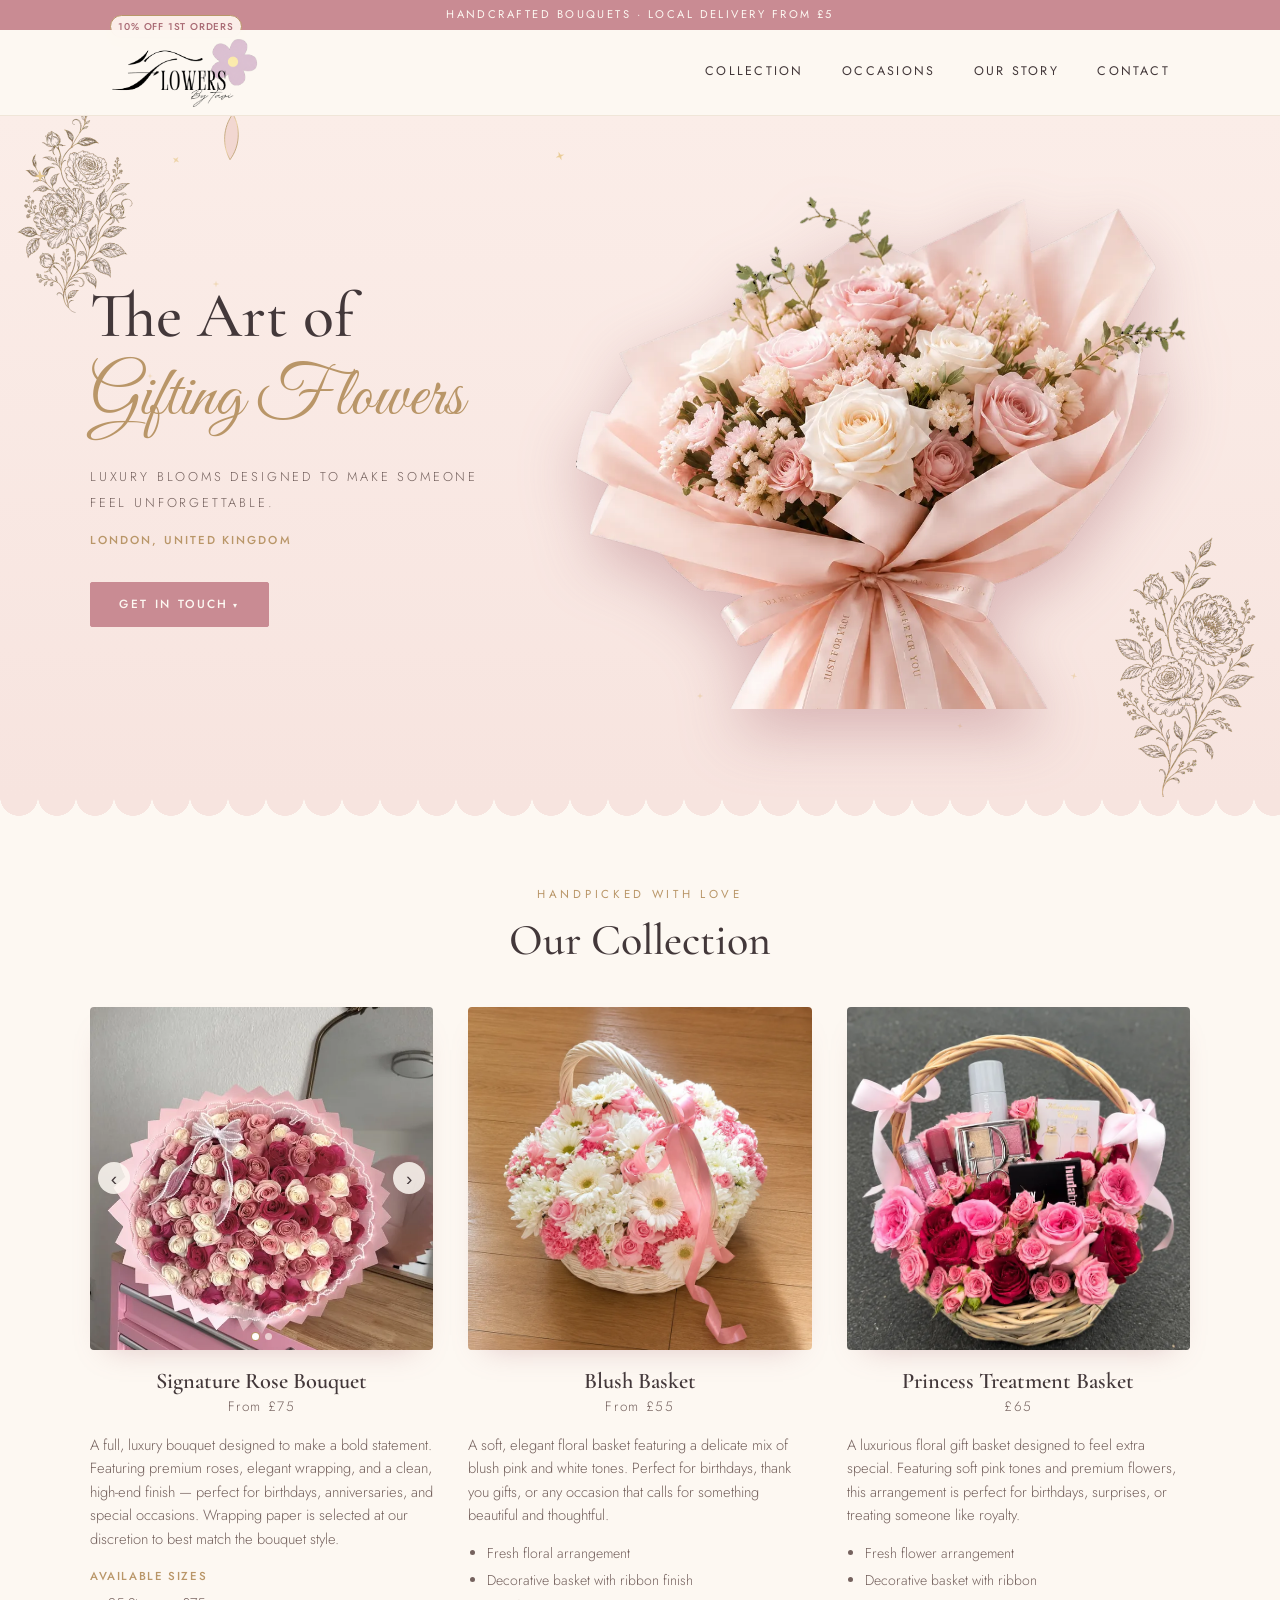
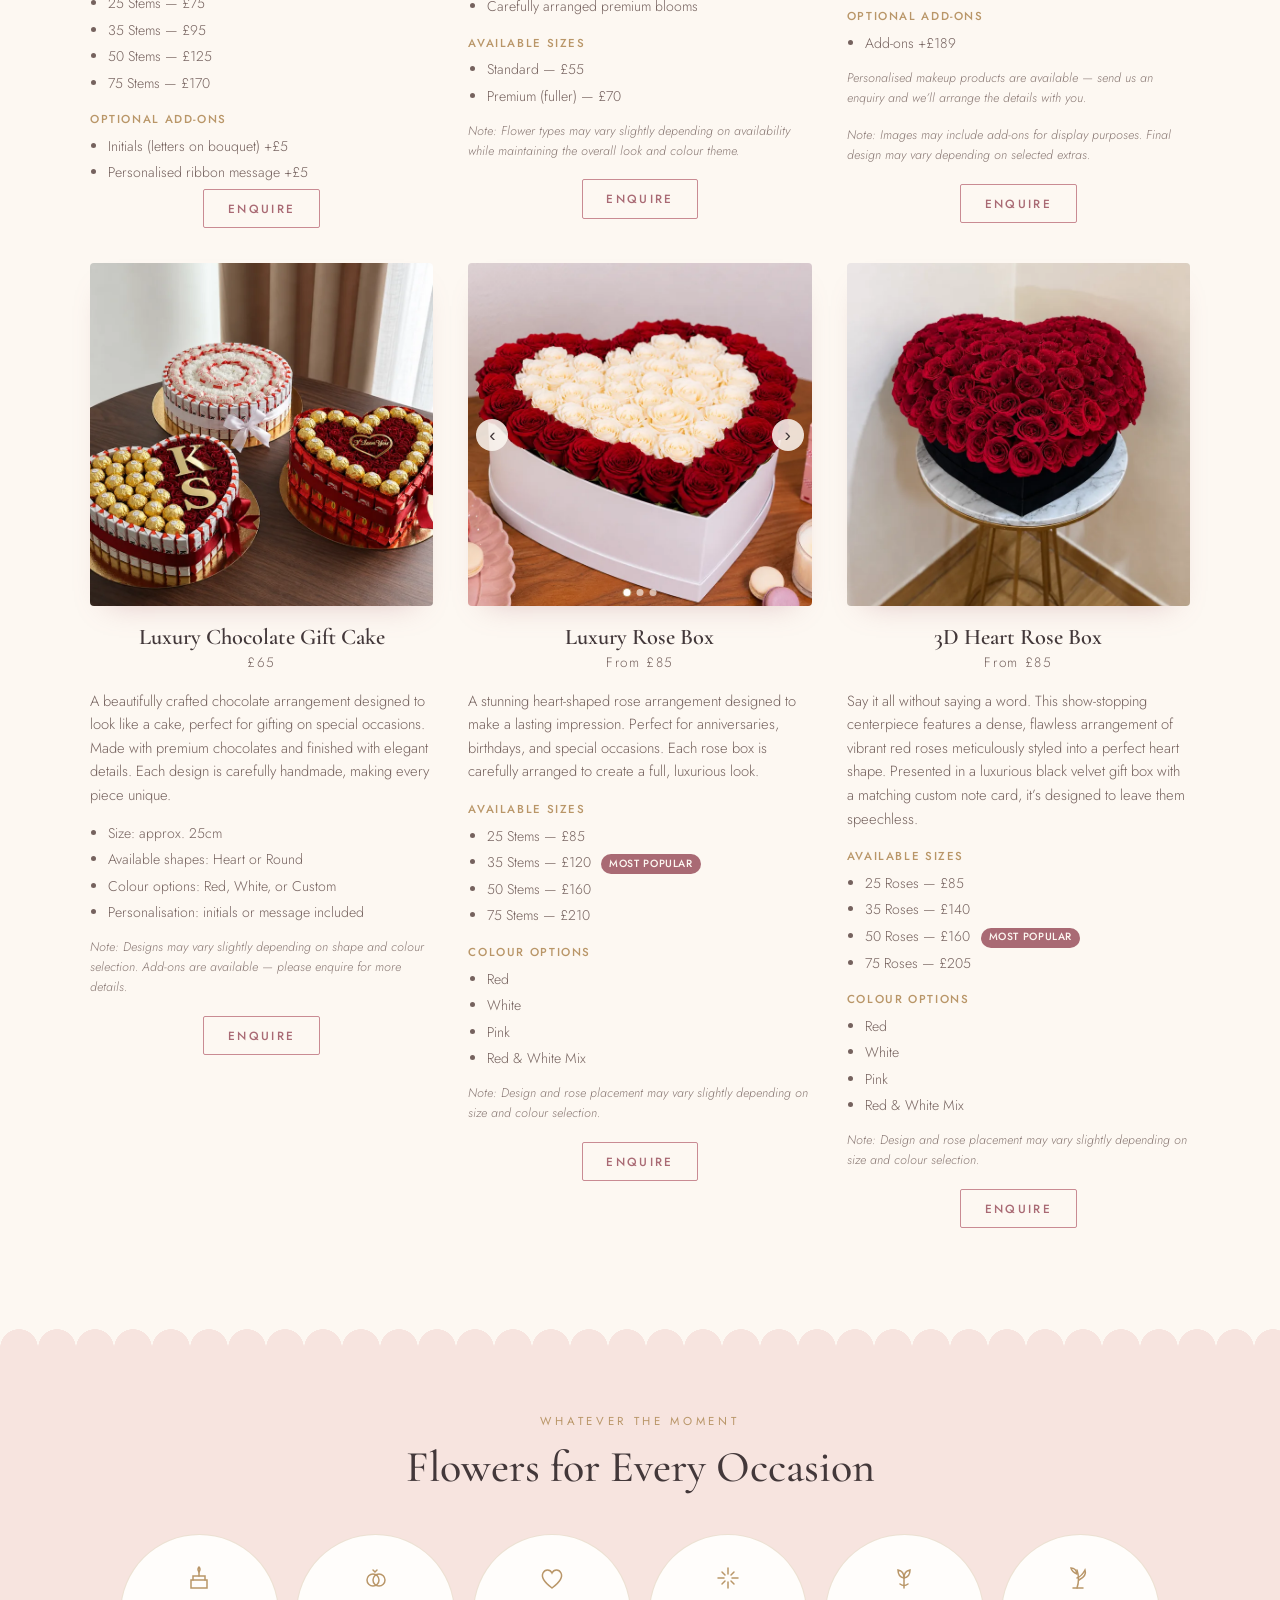
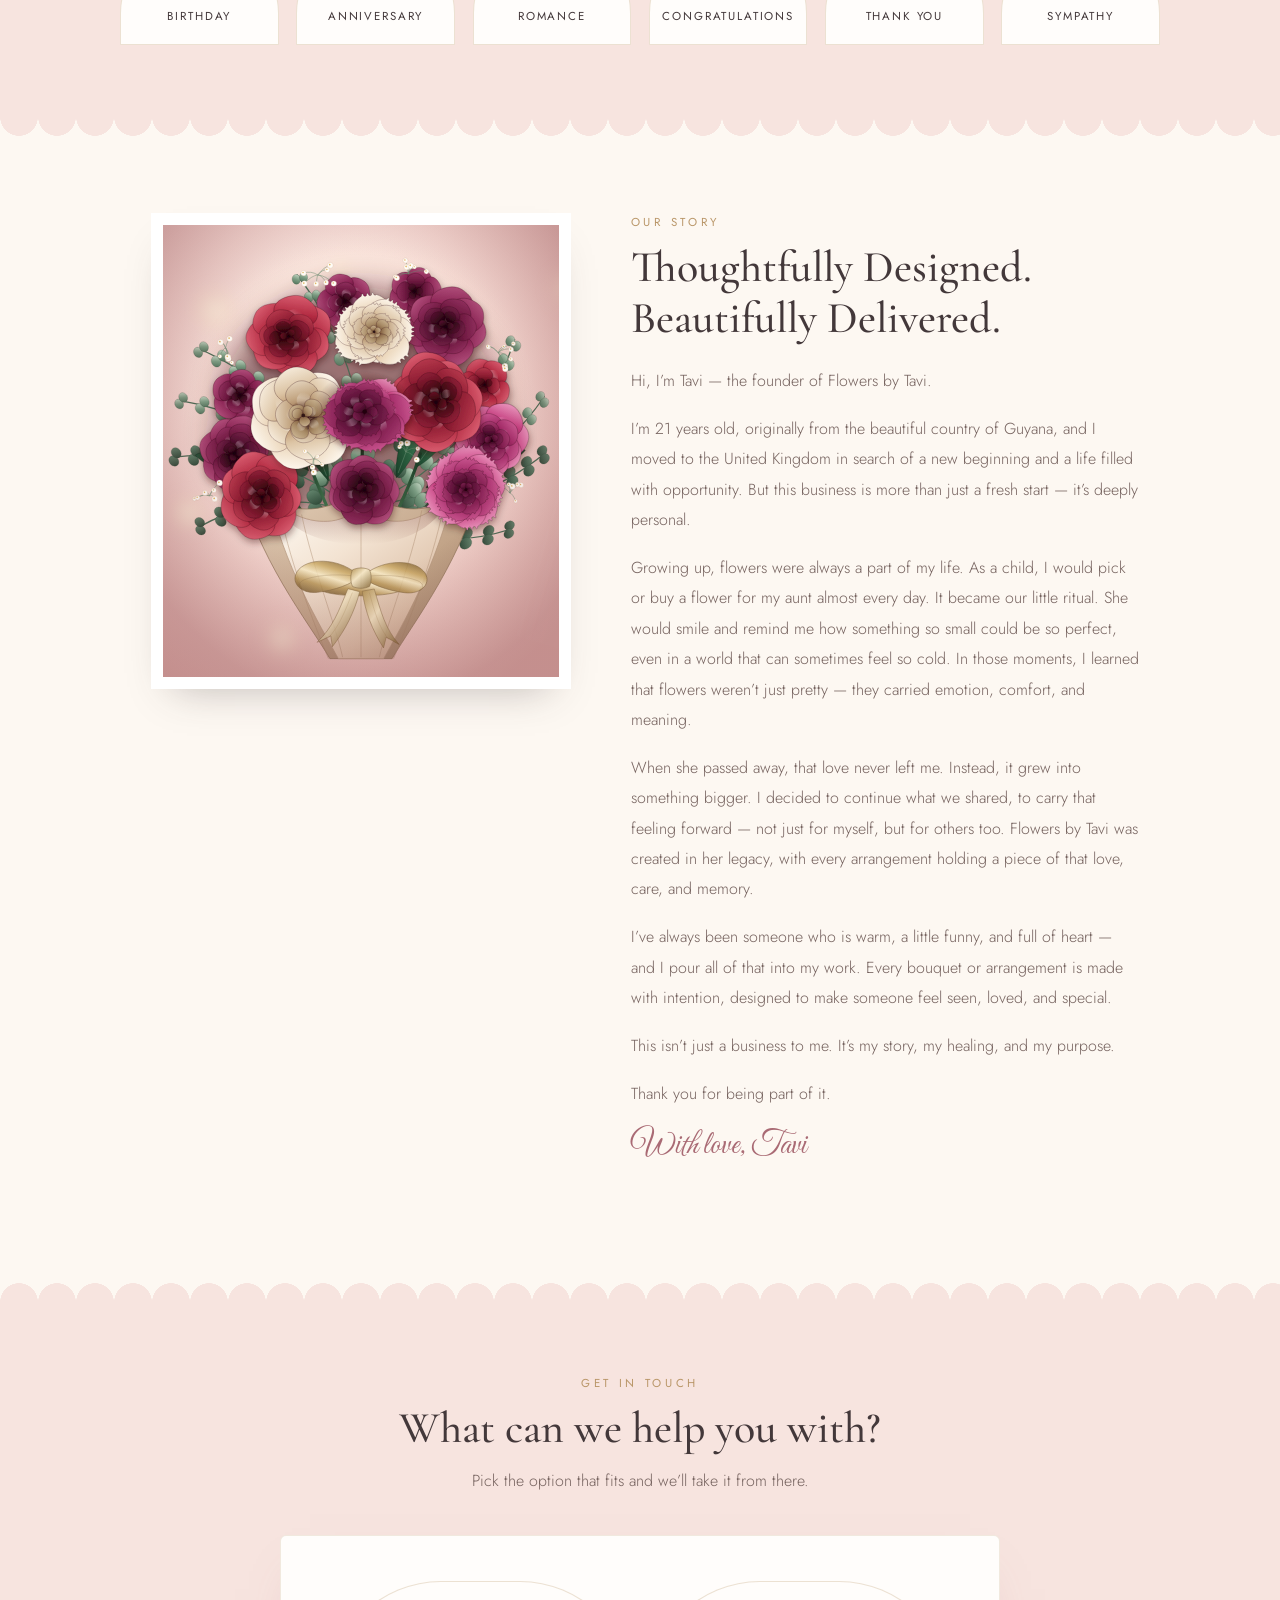
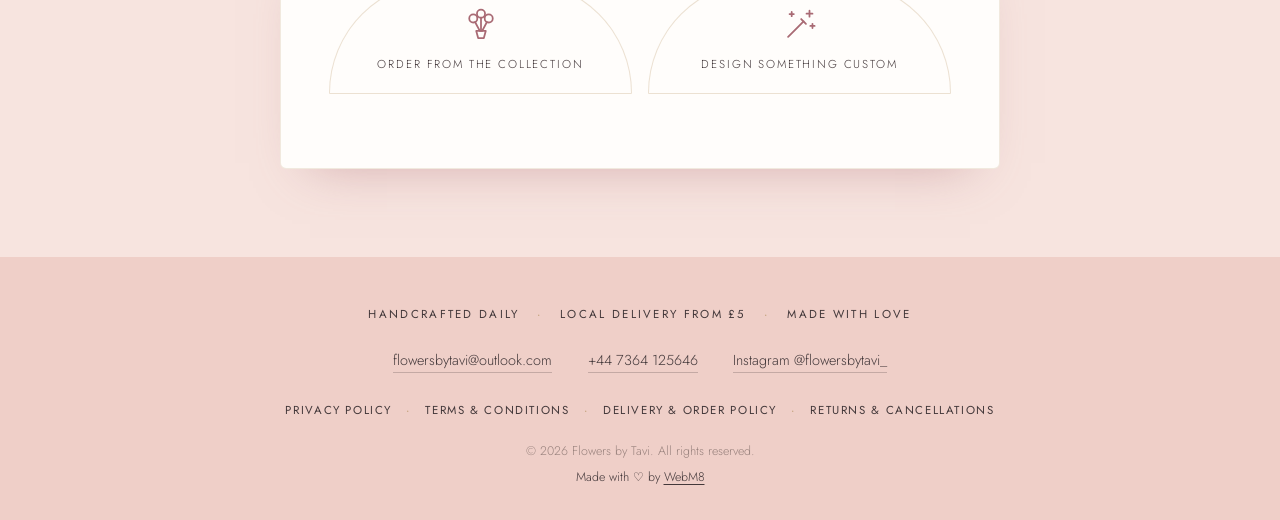
<file: index.html>
<!DOCTYPE html>
<html lang="en">
<head>
  <meta charset="UTF-8">
  <meta name="viewport" content="width=device-width, initial-scale=1.0">
  <title>Flowers by Tavi — Handcrafted Flower Bouquets</title>
  <meta name="description" content="Handcrafted bouquets for life's most cherished moments. Browse our signature arrangements and send an enquiry / customise your order — Flowers by Tavi.">
  <!-- Social sharing previews -->
  <meta property="og:type" content="website">
  <meta property="og:site_name" content="Flowers by Tavi">
  <meta property="og:locale" content="en_GB">
  <meta property="og:url" content="https://flowersbytavi.co.uk/">
  <meta property="og:title" content="Flowers by Tavi — Handcrafted Flower Bouquets">
  <meta property="og:description" content="Handcrafted bouquets for life's most cherished moments. Browse our signature arrangements and send an enquiry / customise your order — Flowers by Tavi.">
  <meta property="og:image" content="https://flowersbytavi.co.uk/images/flowers-by-tavi-social.jpg">
  <meta property="og:image:secure_url" content="https://flowersbytavi.co.uk/images/flowers-by-tavi-social.jpg">
  <meta property="og:image:type" content="image/jpeg">
  <meta property="og:image:width" content="1200">
  <meta property="og:image:height" content="630">
  <meta property="og:image:alt" content="Flowers by Tavi logo beside a blush and white rose bouquet. The Art of Gifting Flowers. London, United Kingdom.">
  <meta name="twitter:card" content="summary_large_image">
  <meta name="twitter:title" content="Flowers by Tavi — Handcrafted Flower Bouquets">
  <meta name="twitter:description" content="Handcrafted bouquets for life's most cherished moments. Browse our signature arrangements and send an enquiry / customise your order — Flowers by Tavi.">
  <meta name="twitter:image" content="https://flowersbytavi.co.uk/images/flowers-by-tavi-social.jpg">
  <meta name="twitter:image:alt" content="Flowers by Tavi logo beside a blush and white rose bouquet. The Art of Gifting Flowers. London, United Kingdom.">
  <link rel="icon" href="data:image/svg+xml,%3Csvg xmlns='http://www.w3.org/2000/svg' viewBox='0 0 100 100'%3E%3Ctext y='.9em' font-size='90'%3E%F0%9F%92%90%3C/text%3E%3C/svg%3E">
  <link rel="preconnect" href="https://fonts.googleapis.com">
  <link rel="preconnect" href="https://fonts.gstatic.com" crossorigin>
  <link href="https://fonts.googleapis.com/css2?family=Cormorant+Garamond:ital,wght@0,400;0,500;0,600;1,400&family=Great+Vibes&family=Jost:wght@300;400;500&display=swap" rel="stylesheet">
  <link rel="stylesheet" href="css/style.css">
  <script src="https://challenges.cloudflare.com/turnstile/v0/api.js" async defer></script>
</head>
<body id="top">

  <div class="announcement">
    <div class="announcement-inner">
      <span class="promo-badge">10% off 1st orders</span>
      Handcrafted bouquets &middot; Local delivery from &pound;5
    </div>
  </div>

  <header class="site-header">
    <nav class="nav" aria-label="Main">
      <a class="brand" href="#top">
        <img class="brand-logo" src="images/tavi-logo-header.png" alt="Flowers by Tavi">
      </a>
      <button class="nav-toggle" aria-expanded="false" aria-controls="nav-menu">
        <span class="nav-toggle-bar"></span>
        <span class="nav-toggle-bar"></span>
        <span class="nav-toggle-bar"></span>
        <span class="visually-hidden">Menu</span>
      </button>
      <ul id="nav-menu" class="nav-menu">
        <li><a href="#bouquets">Collection</a></li>
        <li><a href="#occasions">Occasions</a></li>
        <li><a href="#story">Our Story</a></li>
        <li><a href="#enquiry">Contact</a></li>
      </ul>
    </nav>
  </header>

  <main>

    <section class="hero" data-analytics-section="hero">
      <!-- Corner ornaments: background-image, sized via CSS. Regenerate instructions live in css/style.css above .hero-decor-tl / .hero-decor-br. -->
      <div class="hero-decor hero-decor-corner hero-decor-tl" aria-hidden="true"></div>
      <div class="hero-decor hero-decor-corner hero-decor-br" aria-hidden="true"></div>
      <!-- Regenerate with: python3 tools/gen_hero_decor.py images/hero-decor.svg -->
      <img class="hero-decor hero-decor-fx" src="images/hero-decor.svg" alt="" aria-hidden="true">
      <div class="hero-inner">
        <div class="hero-text">
          <h1>The Art of <span class="script">Gifting Flowers</span></h1>
          <p class="hero-tagline">Luxury blooms designed to make someone feel unforgettable.</p>
          <p class="hero-location">London, United Kingdom</p>
          <details class="hero-cta">
            <summary class="btn">Get in Touch</summary>
            <div class="hero-cta-menu">
              <a href="#enquiry">Enquire Now / Customise Orders</a>
              <a href="https://wa.me/447364125646" target="_blank" rel="noopener">Order on WhatsApp</a>
            </div>
          </details>
        </div>
        <div class="hero-image">
          <!-- Real bouquet photo, background removed. Regenerate with: python3 tools/cutout_bouquet.py -->
          <img src="images/bouquet-cutout.webp" alt="A handcrafted bouquet of blush and white roses and peonies wrapped in blush paper, tied with a satin ribbon" width="1000" height="841">
        </div>
      </div>
      <div class="scallop scallop-bottom" aria-hidden="true"></div>
    </section>

    <section data-analytics-section="bouquets" id="bouquets" class="section bouquets">
      <p class="kicker">Handpicked with love</p>
      <h2>Our Collection</h2>
      <ul class="bouquet-grid">
        <li class="bouquet-card">
          <div class="card-media card-carousel" data-carousel>
            <div class="carousel-track">
              <img src="images/5.webp" alt="Signature Rose Bouquet — a full bouquet of blush and burgundy roses in pink wrap" class="is-active" width="620" height="800" loading="lazy">
              <img src="images/5.1.webp" alt="Signature Rose Bouquet — red roses in black wrap with a personalised initial and ribbon message" width="645" height="800" loading="lazy">
            </div>
            <button type="button" class="carousel-arrow carousel-prev" aria-label="Previous photo">&#8249;</button>
            <button type="button" class="carousel-arrow carousel-next" aria-label="Next photo">&#8250;</button>
            <div class="carousel-dots">
              <button type="button" class="carousel-dot is-active" aria-label="Show photo 1"></button>
              <button type="button" class="carousel-dot" aria-label="Show photo 2"></button>
            </div>
          </div>
          <h3>Signature Rose Bouquet</h3>
          <p class="price">From &pound;75</p>
          <p class="card-desc">A full, luxury bouquet designed to make a bold statement. Featuring premium roses, elegant wrapping, and a clean, high-end finish — perfect for birthdays, anniversaries, and special occasions. Wrapping paper is selected at our discretion to best match the bouquet style.</p>
          <p class="card-subhead">Available sizes</p>
          <ul class="card-list card-list-options">
            <li>25 Stems — &pound;75</li>
            <li>35 Stems — &pound;95</li>
            <li>50 Stems — &pound;125</li>
            <li>75 Stems — &pound;170</li>
          </ul>
          <p class="card-subhead">Optional add-ons</p>
          <ul class="card-list card-list-options">
            <li>Initials (letters on bouquet) +&pound;5</li>
            <li>Personalised ribbon message +&pound;5</li>
          </ul>
          <button type="button" class="btn btn-outline enquire-btn" data-bouquet="Signature Rose Bouquet" data-analytics-id="enquire-signature-rose-bouquet">Enquire</button>
        </li>
        <li class="bouquet-card">
          <div class="card-media">
            <img src="images/1.webp" alt="Blush Basket — a floral basket in blush pink and white tones" width="800" height="800" loading="lazy">
          </div>
          <h3>Blush Basket</h3>
          <p class="price">From &pound;55</p>
          <p class="card-desc">A soft, elegant floral basket featuring a delicate mix of blush pink and white tones. Perfect for birthdays, thank you gifts, or any occasion that calls for something beautiful and thoughtful.</p>
          <ul class="card-list">
            <li>Fresh floral arrangement</li>
            <li>Decorative basket with ribbon finish</li>
            <li>Carefully arranged premium blooms</li>
          </ul>
          <p class="card-subhead">Available sizes</p>
          <ul class="card-list card-list-options">
            <li>Standard — &pound;55</li>
            <li>Premium (fuller) — &pound;70</li>
          </ul>
          <p class="card-note">Note: Flower types may vary slightly depending on availability while maintaining the overall look and colour theme.</p>
          <button type="button" class="btn btn-outline enquire-btn" data-bouquet="Blush Basket" data-analytics-id="enquire-blush-basket">Enquire</button>
        </li>
        <li class="bouquet-card">
          <div class="card-media">
            <img src="images/2.webp" alt="Princess Treatment Basket — a pink rose gift basket with beauty add-ons tucked among the flowers" width="733" height="800" loading="lazy">
          </div>
          <h3>Princess Treatment Basket</h3>
          <p class="price">&pound;65</p>
          <p class="card-desc">A luxurious floral gift basket designed to feel extra special. Featuring soft pink tones and premium flowers, this arrangement is perfect for birthdays, surprises, or treating someone like royalty.</p>
          <ul class="card-list">
            <li>Fresh flower arrangement</li>
            <li>Decorative basket with ribbon</li>
          </ul>
          <p class="card-subhead">Optional add-ons</p>
          <ul class="card-list card-list-options">
            <li>Add-ons +&pound;189</li>
          </ul>
          <p class="card-note">Personalised makeup products are available &mdash; send us an enquiry and we&rsquo;ll arrange the details with you.</p>
          <p class="card-note">Note: Images may include add-ons for display purposes. Final design may vary depending on selected extras.</p>
          <button type="button" class="btn btn-outline enquire-btn" data-bouquet="Princess Treatment Basket" data-analytics-id="enquire-princess-treatment-basket">Enquire</button>
        </li>
        <li class="bouquet-card">
          <div class="card-media">
            <img src="images/3.webp" alt="Luxury Chocolate Gift Cake — heart and round chocolate arrangements finished with roses and ribbon" width="748" height="800" loading="lazy">
          </div>
          <h3>Luxury Chocolate Gift Cake</h3>
          <p class="price">&pound;65</p>
          <p class="card-desc">A beautifully crafted chocolate arrangement designed to look like a cake, perfect for gifting on special occasions. Made with premium chocolates and finished with elegant details. Each design is carefully handmade, making every piece unique.</p>
          <ul class="card-list">
            <li>Size: approx. 25cm</li>
            <li>Available shapes: Heart or Round</li>
            <li>Colour options: Red, White, or Custom</li>
            <li>Personalisation: initials or message included</li>
          </ul>
          <p class="card-note">Note: Designs may vary slightly depending on shape and colour selection. Add-ons are available — please enquire for more details.</p>
          <button type="button" class="btn btn-outline enquire-btn" data-bouquet="Luxury Chocolate Gift Cake" data-analytics-id="enquire-luxury-chocolate-gift-cake">Enquire</button>
        </li>
        <li class="bouquet-card">
          <div class="card-media card-carousel" data-carousel>
            <div class="carousel-track">
              <img src="images/4.webp" alt="Luxury Rose Box — red and white roses arranged in a heart-shaped box" class="is-active" width="800" height="752" loading="lazy">
              <img src="images/4.1.webp" alt="Luxury Rose Box — alternate view of the heart-shaped rose box" width="800" height="782" loading="lazy">
              <img src="images/4.2.webp" alt="Luxury Rose Box — close-up of the rose arrangement in the gift box" width="691" height="800" loading="lazy">
            </div>
            <button type="button" class="carousel-arrow carousel-prev" aria-label="Previous photo">&#8249;</button>
            <button type="button" class="carousel-arrow carousel-next" aria-label="Next photo">&#8250;</button>
            <div class="carousel-dots">
              <button type="button" class="carousel-dot is-active" aria-label="Show photo 1"></button>
              <button type="button" class="carousel-dot" aria-label="Show photo 2"></button>
              <button type="button" class="carousel-dot" aria-label="Show photo 3"></button>
            </div>
          </div>
          <h3>Luxury Rose Box</h3>
          <p class="price">From &pound;85</p>
          <p class="card-desc">A stunning heart-shaped rose arrangement designed to make a lasting impression. Perfect for anniversaries, birthdays, and special occasions. Each rose box is carefully arranged to create a full, luxurious look.</p>
          <p class="card-subhead">Available sizes</p>
          <ul class="card-list card-list-options">
            <li>25 Stems — &pound;85</li>
            <li>35 Stems — &pound;120 <span class="badge">Most popular</span></li>
            <li>50 Stems — &pound;160</li>
            <li>75 Stems — &pound;210</li>
          </ul>
          <p class="card-subhead">Colour options</p>
          <ul class="card-list card-list-options">
            <li>Red</li>
            <li>White</li>
            <li>Pink</li>
            <li>Red &amp; White Mix</li>
          </ul>
          <p class="card-note">Note: Design and rose placement may vary slightly depending on size and colour selection.</p>
          <button type="button" class="btn btn-outline enquire-btn" data-bouquet="Luxury Rose Box" data-analytics-id="enquire-luxury-rose-box">Enquire</button>
        </li>
        <li class="bouquet-card">
          <div class="card-media">
            <img src="images/6.webp" alt="3D Heart Rose Box — vibrant red roses styled into a heart shape in a black velvet gift box" width="746" height="800" loading="lazy">
          </div>
          <h3>3D Heart Rose Box</h3>
          <p class="price">From &pound;85</p>
          <p class="card-desc">Say it all without saying a word. This show-stopping centerpiece features a dense, flawless arrangement of vibrant red roses meticulously styled into a perfect heart shape. Presented in a luxurious black velvet gift box with a matching custom note card, it&rsquo;s designed to leave them speechless.</p>
          <p class="card-subhead">Available sizes</p>
          <ul class="card-list card-list-options">
            <li>25 Roses — &pound;85</li>
            <li>35 Roses — &pound;140</li>
            <li>50 Roses — &pound;160 <span class="badge">Most popular</span></li>
            <li>75 Roses — &pound;205</li>
          </ul>
          <p class="card-subhead">Colour options</p>
          <ul class="card-list card-list-options">
            <li>Red</li>
            <li>White</li>
            <li>Pink</li>
            <li>Red &amp; White Mix</li>
          </ul>
          <p class="card-note">Note: Design and rose placement may vary slightly depending on size and colour selection.</p>
          <button type="button" class="btn btn-outline enquire-btn" data-bouquet="3D Heart Rose Box" data-analytics-id="enquire-3d-heart-rose-box">Enquire</button>
        </li>
      </ul>
    </section>

    <section data-analytics-section="occasions" id="occasions" class="section occasions">
      <div class="scallop scallop-top" aria-hidden="true"></div>
      <p class="kicker">Whatever the moment</p>
      <h2>Flowers for Every Occasion</h2>
      <ul class="occasion-grid">
        <li>
          <button type="button" class="occasion-tile" data-occasion="Birthday">
            <svg viewBox="0 0 32 32" fill="none" stroke="currentColor" stroke-width="1.5" stroke-linecap="round" aria-hidden="true">
              <path d="M8 18 h16 v8 H8 z"/><path d="M10 18 v-4 h12 v4"/><path d="M16 14 v-4"/><path d="M16 10 q -2 -3 0 -5 q 2 2 0 5"/>
            </svg>
            <span>Birthday</span>
          </button>
        </li>
        <li>
          <button type="button" class="occasion-tile" data-occasion="Anniversary">
            <svg viewBox="0 0 32 32" fill="none" stroke="currentColor" stroke-width="1.5" stroke-linecap="round" aria-hidden="true">
              <circle cx="13" cy="18" r="6"/><circle cx="19" cy="18" r="6"/><path d="M13 8 l2 2 2 -2"/>
            </svg>
            <span>Anniversary</span>
          </button>
        </li>
        <li>
          <button type="button" class="occasion-tile" data-occasion="Romance">
            <svg viewBox="0 0 32 32" fill="none" stroke="currentColor" stroke-width="1.5" stroke-linecap="round" aria-hidden="true">
              <path d="M16 26 C 8 20, 5 15, 7 11 c 2 -4 7 -4 9 0 c 2 -4 7 -4 9 0 c 2 4 -1 9 -9 15 z"/>
            </svg>
            <span>Romance</span>
          </button>
        </li>
        <li>
          <button type="button" class="occasion-tile" data-occasion="Congratulations">
            <svg viewBox="0 0 32 32" fill="none" stroke="currentColor" stroke-width="1.5" stroke-linecap="round" aria-hidden="true">
              <path d="M16 6 v6 M16 20 v6 M6 16 h6 M20 16 h6"/><path d="M10 10 l3 3 M19 19 l3 3 M22 10 l-3 3 M13 19 l-3 3"/>
            </svg>
            <span>Congratulations</span>
          </button>
        </li>
        <li>
          <button type="button" class="occasion-tile" data-occasion="Thank You">
            <svg viewBox="0 0 32 32" fill="none" stroke="currentColor" stroke-width="1.5" stroke-linecap="round" aria-hidden="true">
              <path d="M16 26 v-10"/><path d="M16 16 q -6 -1 -6 -8 q 6 1 6 8"/><path d="M16 16 q 6 -1 6 -8 q -6 1 -6 8"/><path d="M12 22 q 4 3 8 0"/>
            </svg>
            <span>Thank You</span>
          </button>
        </li>
        <li>
          <button type="button" class="occasion-tile" data-occasion="Sympathy">
            <svg viewBox="0 0 32 32" fill="none" stroke="currentColor" stroke-width="1.5" stroke-linecap="round" aria-hidden="true">
              <path d="M12 26 C 14 20, 14 14, 12 8"/><path d="M12 12 q -5 -2 -6 -6 q 5 0 6 6"/><path d="M12 16 q 5 -2 8 -8 q 2 6 -6 10"/><path d="M8 26 h10"/>
            </svg>
            <span>Sympathy</span>
          </button>
        </li>
      </ul>
      <div class="scallop scallop-bottom" aria-hidden="true"></div>
    </section>

    <section data-analytics-section="story" id="story" class="section story">
      <div class="story-inner">
        <div class="story-image">
          <!-- Animated bouquet mark, moved here from the hero. Regenerate with: python3 tools/gen_hero_bouquet.py images/hero-bouquet.svg -->
          <img src="images/hero-bouquet.svg" alt="An animated illustrated bouquet of roses and peonies wrapped in paper, tied with a gold ribbon bearing the Tavi monogram" width="560" height="640">
        </div>
        <div class="story-text">
          <p class="kicker">Our Story</p>
          <h2>Thoughtfully Designed. Beautifully Delivered.</h2>
          <p>Hi, I&rsquo;m Tavi &mdash; the founder of Flowers by Tavi.</p>
          <p>I&rsquo;m 21 years old, originally from the beautiful country of Guyana, and I moved to the United Kingdom in search of a new beginning and a life filled with opportunity. But this business is more than just a fresh start &mdash; it&rsquo;s deeply personal.</p>
          <p>Growing up, flowers were always a part of my life. As a child, I would pick or buy a flower for my aunt almost every day. It became our little ritual. She would smile and remind me how something so small could be so perfect, even in a world that can sometimes feel so cold. In those moments, I learned that flowers weren&rsquo;t just pretty &mdash; they carried emotion, comfort, and meaning.</p>
          <p>When she passed away, that love never left me. Instead, it grew into something bigger. I decided to continue what we shared, to carry that feeling forward &mdash; not just for myself, but for others too. Flowers by Tavi was created in her legacy, with every arrangement holding a piece of that love, care, and memory.</p>
          <p>I&rsquo;ve always been someone who is warm, a little funny, and full of heart &mdash; and I pour all of that into my work. Every bouquet or arrangement is made with intention, designed to make someone feel seen, loved, and special.</p>
          <p>This isn&rsquo;t just a business to me. It&rsquo;s my story, my healing, and my purpose.</p>
          <p>Thank you for being part of it.</p>
          <p class="story-signature"><span class="script">With love, Tavi</span></p>
        </div>
      </div>
    </section>

    <section data-analytics-section="enquiry" id="enquiry" class="section enquiry">
      <div class="scallop scallop-top" aria-hidden="true"></div>
      <p class="kicker">Get in touch</p>
      <h2>What can we help you with?</h2>
      <p class="section-sub">Pick the option that fits and we&rsquo;ll take it from there.</p>

      <form data-analytics-form="flower_enquiry" id="enquiry-form" class="enquiry-form" novalidate>
        <fieldset class="intent-fieldset">
          <legend class="visually-hidden">What can we help you with?</legend>
          <div class="intent-grid">
            <label class="intent-card">
              <input type="radio" name="intent" value="Order from the collection" class="visually-hidden">
              <svg viewBox="0 0 32 32" fill="none" stroke="currentColor" stroke-width="1.5" stroke-linecap="round" stroke-linejoin="round" aria-hidden="true">
                <circle cx="16" cy="6.5" r="3.4"/><circle cx="9.5" cy="10.5" r="3.4"/><circle cx="22.5" cy="10.5" r="3.4"/>
                <path d="M16 10 v11"/><path d="M11 13.5 L15 21"/><path d="M21 13.5 L17 21"/>
                <path d="M12 21 h8 l-1.6 6 h-4.8 z"/>
              </svg>
              <span>Order from the collection</span>
            </label>
            <label class="intent-card">
              <input type="radio" name="intent" value="Design something custom" class="visually-hidden">
              <svg viewBox="0 0 32 32" fill="none" stroke="currentColor" stroke-width="1.5" stroke-linecap="round" stroke-linejoin="round" aria-hidden="true">
                <path d="M6 26 L19 13"/><path d="M17 11 l4 4"/>
                <path d="M24 4 v5 M21.5 6.5 h5"/>
                <path d="M26.5 15 v3.6 M24.7 16.8 h3.6"/>
                <path d="M9 5 v3.6 M7.2 6.8 h3.6"/>
              </svg>
              <span>Design something custom</span>
            </label>
          </div>
        </fieldset>
        <fieldset id="path-collection" class="path-fieldset">
          <legend class="visually-hidden">Your piece</legend>
          <div class="field">
            <label for="bouquet">Which piece <span aria-hidden="true">*</span></label>
            <select id="bouquet" name="bouquet">
              <option value="">Choose a piece&hellip;</option>
              <option>Blush Basket</option>
              <option>Princess Treatment Basket</option>
              <option>Luxury Chocolate Gift Cake</option>
              <option>Luxury Rose Box</option>
              <option>3D Heart Rose Box</option>
              <option>Signature Rose Bouquet</option>
              <option>Not sure yet</option>
            </select>
            <p class="field-error" hidden>Please choose which piece you&rsquo;re interested in.</p>
          </div>
        </fieldset>

        <fieldset id="path-custom" class="path-fieldset">
          <legend class="visually-hidden">Your custom design</legend>
          <div class="field">
            <label for="budget">Budget range <span class="optional">(optional)</span></label>
            <select id="budget" name="budget">
              <option value="">Not sure yet</option>
              <option>Under &pound;50</option>
              <option>&pound;50&ndash;&pound;100</option>
              <option>&pound;100+</option>
            </select>
          </div>
        </fieldset>

        <div id="enquiry-details">
          <div class="form-row">
            <div class="field">
              <label for="occasion">Occasion <span class="optional">(optional)</span></label>
              <select id="occasion" name="occasion">
                <option value="">Choose an occasion&hellip;</option>
                <option>Birthday</option>
                <option>Anniversary</option>
                <option>Romance</option>
                <option>Congratulations</option>
                <option>Thank You</option>
                <option>Sympathy</option>
                <option>Other</option>
              </select>
            </div>
            <div class="field">
              <label for="needed-by">When for <span class="optional">(optional)</span></label>
              <input type="date" id="needed-by" name="needed_by">
            </div>
          </div>
          <fieldset class="field field-group">
            <legend class="field-label">Delivery or pickup <span class="optional">(optional)</span></legend>
            <div class="radio-row">
              <label class="radio-option">
                <input type="radio" name="fulfilment" value="Delivery"> Delivery
              </label>
              <label class="radio-option">
                <input type="radio" name="fulfilment" value="Pickup"> Pickup
              </label>
            </div>
          </fieldset>
          <div class="form-row">
            <div class="field">
              <label for="name">Name <span aria-hidden="true">*</span></label>
              <input type="text" id="name" name="name" required maxlength="100" autocomplete="name">
              <p class="field-error" hidden>Please tell us your name.</p>
            </div>
            <div class="field">
              <label for="email">Email <span aria-hidden="true">*</span></label>
              <input type="email" id="email" name="email" required maxlength="254" autocomplete="email">
              <p class="field-error" hidden>Please enter a valid email address.</p>
            </div>
          </div>
          <div class="field">
            <label for="phone">Telephone number <span class="optional">(optional)</span></label>
            <input type="tel" id="phone" name="phone" maxlength="50" autocomplete="tel">
          </div>
          <div class="field">
            <label for="message">Anything else <span class="optional">(optional)</span></label>
            <textarea id="message" name="message" rows="5" maxlength="5000" placeholder="Size, colours, a note for the card&hellip;"></textarea>
            <p class="field-error" hidden>Please tell us a little about what you&rsquo;re looking for.</p>
          </div>
          <div class="honeypot-field" aria-hidden="true">
            <label for="website">Website</label>
            <input type="text" id="website" name="website" tabindex="-1" autocomplete="off">
          </div>
          <div class="cf-turnstile" data-sitekey="0x4AAAAAAEOCBAkyml2klSF8" data-theme="light"></div>
          <button type="submit" class="btn">Submit</button>
          <p class="form-status" role="status" aria-live="polite" hidden></p>
        </div>
      </form>

      <div id="form-success" class="form-success" hidden>
        <p class="script form-success-flourish">Thank you</p>
        <p>Your enquiry has been sent. Tavi will get back to you within one working day.</p>
      </div>
    </section>

  </main>

  <footer class="site-footer">
    <ul class="trust-line">
      <li>Handcrafted daily</li>
      <li>Local delivery from &pound;5</li>
      <li>Made with love</li>
    </ul>
    <div class="footer-contact">
      <a href="mailto:flowersbytavi@outlook.com">flowersbytavi@outlook.com</a>
      <a href="tel:+447364125646">+44 7364 125646</a>
      <a href="https://instagram.com/flowersbytavi_" rel="noopener">Instagram @flowersbytavi_</a>
    </div>
    <ul class="policy-links">
      <li><a href="privacy.html">Privacy Policy</a></li>
      <li><a href="terms.html">Terms &amp; Conditions</a></li>
      <li><a href="delivery.html">Delivery &amp; Order Policy</a></li>
      <li><a href="returns.html">Returns &amp; Cancellations</a></li>
    </ul>
    <p class="copyright">&copy; 2026 Flowers by Tavi. All rights reserved.</p>
    <p class="footer-credit">Made with <span role="img" aria-label="love">♡</span> by <a href="https://www.webm8agency.com/" target="_blank" rel="noopener noreferrer">WebM8</a></p>
  </footer>

  <script src="js/main.js"></script>
<script defer src="https://webm8-platform.vercel.app/site-analytics.js" data-site="048d8c08-3bf4-48de-8e44-20550c6b77a8" data-paths="/,/index.html,/privacy.html,/terms.html,/delivery.html,/returns.html"></script>
<script defer src="js/footer.js"></script>
</body>
</html>
</file>
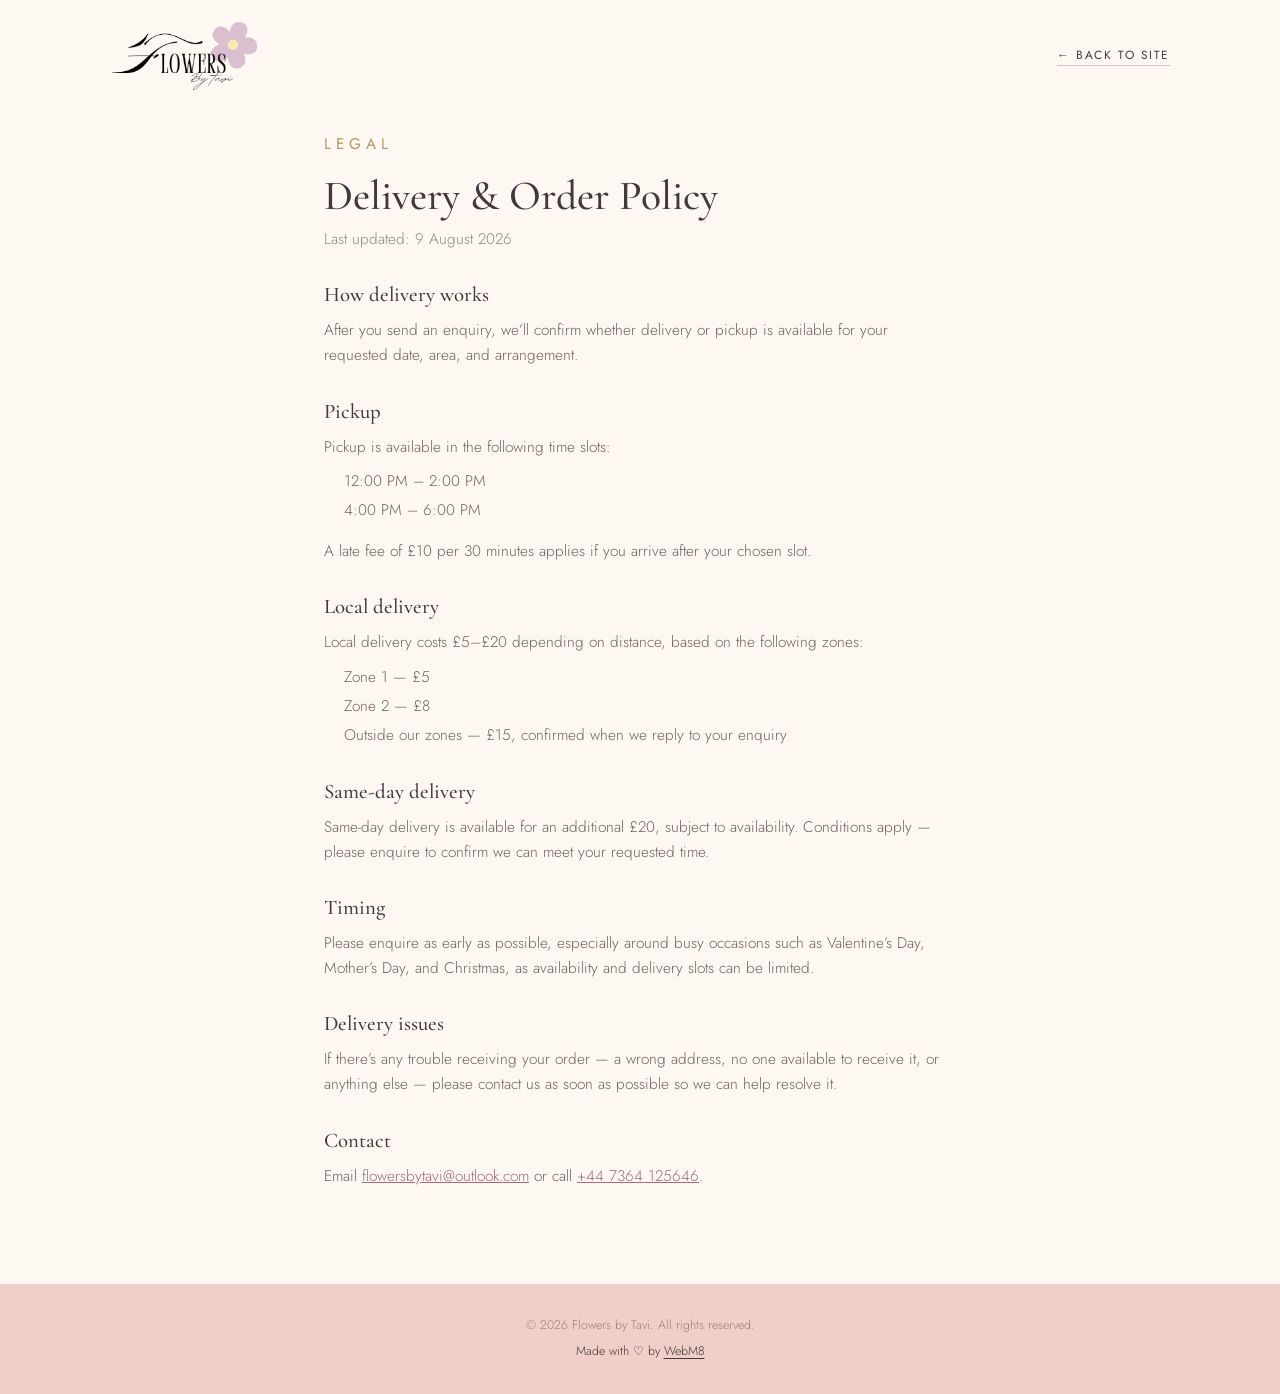
<file: delivery.html>
<!DOCTYPE html>
<html lang="en">
<head>
  <meta charset="UTF-8">
  <meta name="viewport" content="width=device-width, initial-scale=1.0">
  <title>Delivery &amp; Order Policy — Flowers by Tavi</title>
  <meta name="description" content="How delivery and orders work at Flowers by Tavi.">
  <link rel="icon" href="data:image/svg+xml,%3Csvg xmlns='http://www.w3.org/2000/svg' viewBox='0 0 100 100'%3E%3Ctext y='.9em' font-size='90'%3E%F0%9F%92%90%3C/text%3E%3C/svg%3E">
  <link rel="preconnect" href="https://fonts.googleapis.com">
  <link rel="preconnect" href="https://fonts.gstatic.com" crossorigin>
  <link href="https://fonts.googleapis.com/css2?family=Cormorant+Garamond:ital,wght@0,400;0,500;0,600;1,400&family=Great+Vibes&family=Jost:wght@300;400;500&display=swap" rel="stylesheet">
  <link rel="stylesheet" href="css/style.css">
</head>
<body>
  <header class="legal-header">
    <a class="brand" href="index.html">
      <img class="brand-logo" src="images/tavi-logo-header.png" alt="Flowers by Tavi">
    </a>
    <a class="legal-back" href="index.html">&larr; Back to site</a>
  </header>
  <main class="legal-main">
    <p class="kicker">Legal</p>
    <h1>Delivery &amp; Order Policy</h1>
    <p class="legal-updated">Last updated: 9 August 2026</p>

    <h2>How delivery works</h2>
    <p>After you send an enquiry, we&rsquo;ll confirm whether delivery or pickup is available for your requested date, area, and arrangement.</p>

    <h2>Pickup</h2>
    <p>Pickup is available in the following time slots:</p>
    <ul>
      <li>12:00 PM &ndash; 2:00 PM</li>
      <li>4:00 PM &ndash; 6:00 PM</li>
    </ul>
    <p>A late fee of &pound;10 per 30 minutes applies if you arrive after your chosen slot.</p>

    <h2>Local delivery</h2>
    <p>Local delivery costs &pound;5&ndash;&pound;20 depending on distance, based on the following zones:</p>
    <ul>
      <li>Zone 1 &mdash; &pound;5</li>
      <li>Zone 2 &mdash; &pound;8</li>
      <li>Outside our zones &mdash; &pound;15, confirmed when we reply to your enquiry</li>
    </ul>

    <h2>Same-day delivery</h2>
    <p>Same-day delivery is available for an additional &pound;20, subject to availability. Conditions apply &mdash; please enquire to confirm we can meet your requested time.</p>

    <h2>Timing</h2>
    <p>Please enquire as early as possible, especially around busy occasions such as Valentine&rsquo;s Day, Mother&rsquo;s Day, and Christmas, as availability and delivery slots can be limited.</p>

    <h2>Delivery issues</h2>
    <p>If there&rsquo;s any trouble receiving your order &mdash; a wrong address, no one available to receive it, or anything else &mdash; please contact us as soon as possible so we can help resolve it.</p>

    <h2>Contact</h2>
    <p>Email <a href="mailto:flowersbytavi@outlook.com">flowersbytavi@outlook.com</a> or call <a href="tel:+447364125646">+44 7364 125646</a>.</p>
  </main>
  <footer class="site-footer legal-footer">
    <p class="copyright">&copy; 2026 Flowers by Tavi. All rights reserved.</p>
    <p class="footer-credit">Made with <span role="img" aria-label="love">♡</span> by <a href="https://www.webm8agency.com/" target="_blank" rel="noopener noreferrer">WebM8</a></p>
  </footer>
<script defer src="https://webm8-platform.vercel.app/site-analytics.js" data-site="048d8c08-3bf4-48de-8e44-20550c6b77a8" data-paths="/,/index.html,/privacy.html,/terms.html,/delivery.html,/returns.html"></script>
<script defer src="js/footer.js"></script>
</body>
</html>
</file>
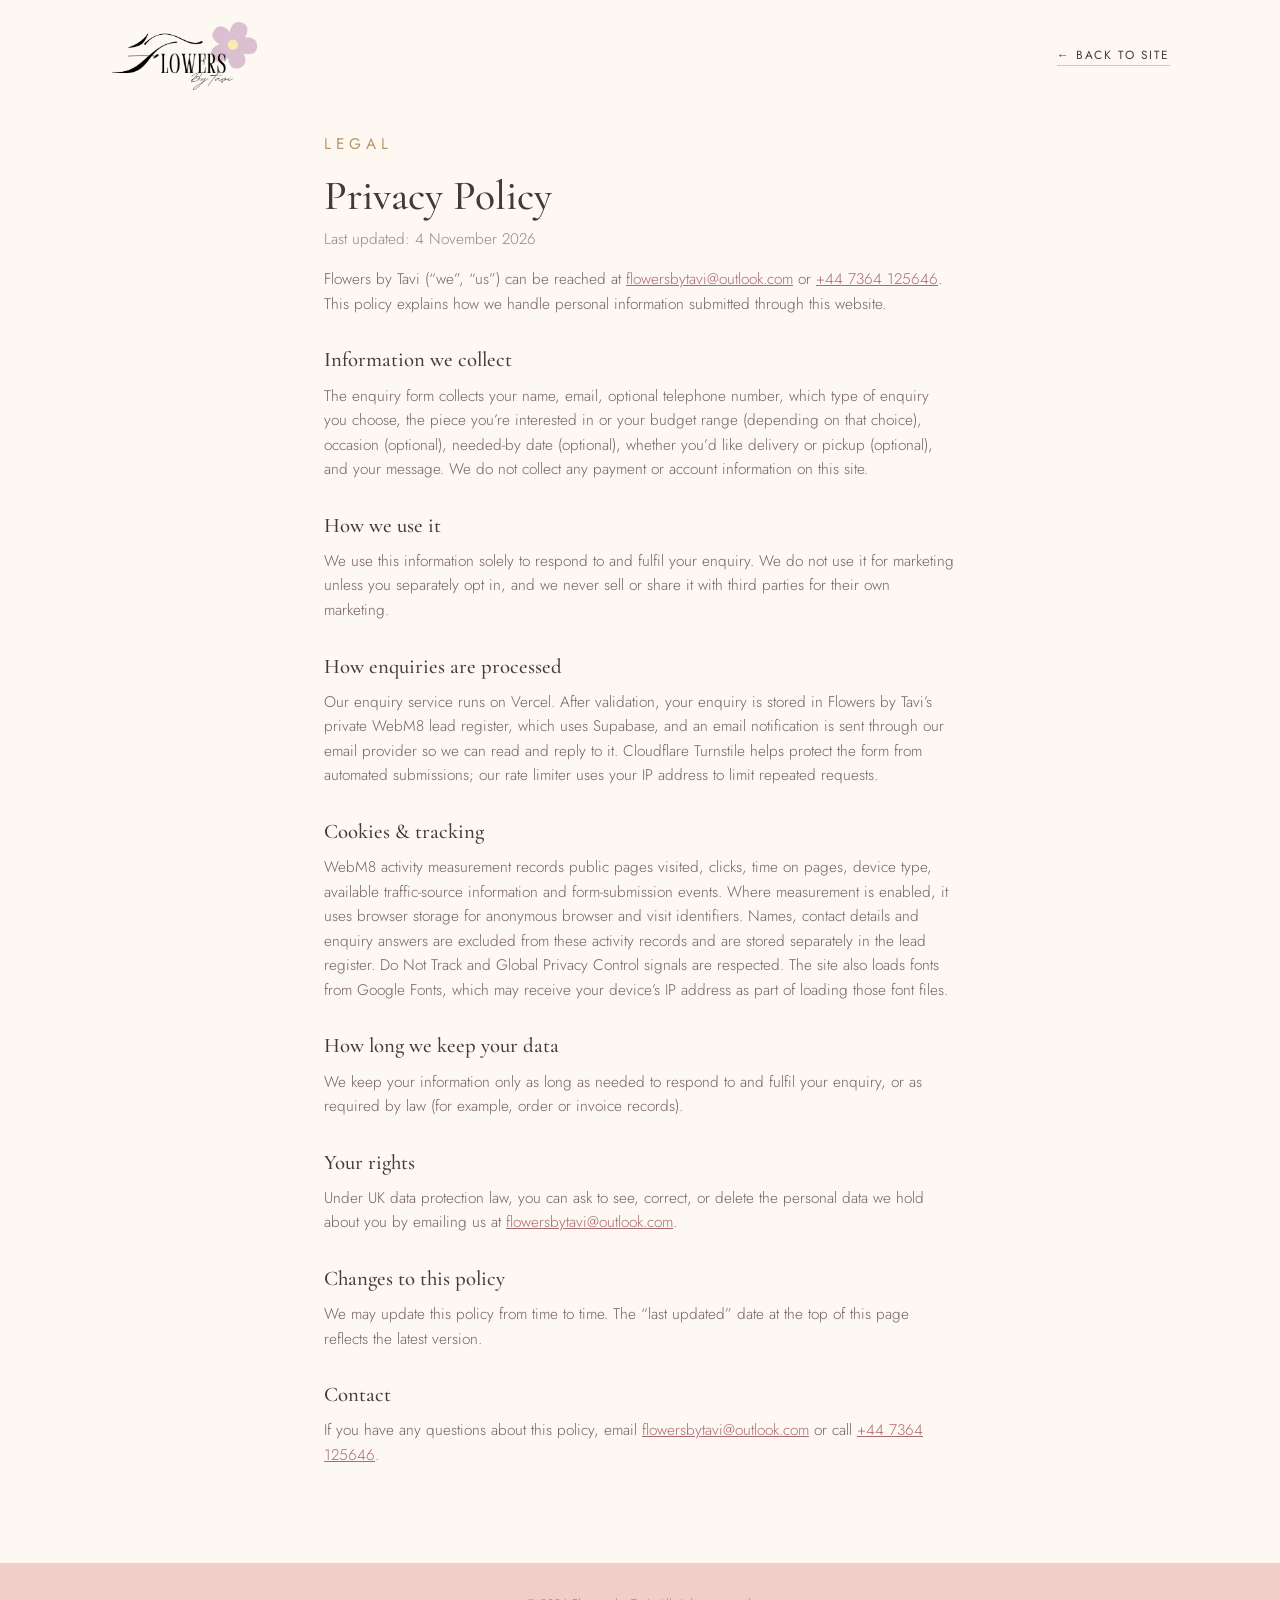
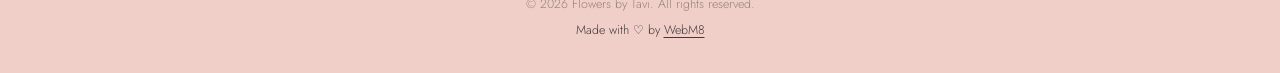
<file: privacy.html>
<!DOCTYPE html>
<html lang="en">
<head>
  <meta charset="UTF-8">
  <meta name="viewport" content="width=device-width, initial-scale=1.0">
  <title>Privacy Policy — Flowers by Tavi</title>
  <meta name="description" content="How Flowers by Tavi collects and uses personal information submitted through this website.">
  <link rel="icon" href="data:image/svg+xml,%3Csvg xmlns='http://www.w3.org/2000/svg' viewBox='0 0 100 100'%3E%3Ctext y='.9em' font-size='90'%3E%F0%9F%92%90%3C/text%3E%3C/svg%3E">
  <link rel="preconnect" href="https://fonts.googleapis.com">
  <link rel="preconnect" href="https://fonts.gstatic.com" crossorigin>
  <link href="https://fonts.googleapis.com/css2?family=Cormorant+Garamond:ital,wght@0,400;0,500;0,600;1,400&family=Great+Vibes&family=Jost:wght@300;400;500&display=swap" rel="stylesheet">
  <link rel="stylesheet" href="css/style.css">
</head>
<body>
  <header class="legal-header">
    <a class="brand" href="index.html">
      <img class="brand-logo" src="images/tavi-logo-header.png" alt="Flowers by Tavi">
    </a>
    <a class="legal-back" href="index.html">&larr; Back to site</a>
  </header>
  <main class="legal-main">
    <p class="kicker">Legal</p>
    <h1>Privacy Policy</h1>
    <p class="legal-updated">Last updated: 4 November 2026</p>

    <p>Flowers by Tavi (&ldquo;we&rdquo;, &ldquo;us&rdquo;) can be reached at <a href="mailto:flowersbytavi@outlook.com">flowersbytavi@outlook.com</a> or <a href="tel:+447364125646">+44 7364 125646</a>. This policy explains how we handle personal information submitted through this website.</p>

    <h2>Information we collect</h2>
    <p>The enquiry form collects your name, email, optional telephone number, which type of enquiry you choose, the piece you&rsquo;re interested in or your budget range (depending on that choice), occasion (optional), needed-by date (optional), whether you&rsquo;d like delivery or pickup (optional), and your message. We do not collect any payment or account information on this site.</p>

    <h2>How we use it</h2>
    <p>We use this information solely to respond to and fulfil your enquiry. We do not use it for marketing unless you separately opt in, and we never sell or share it with third parties for their own marketing.</p>

    <h2>How enquiries are processed</h2>
    <p>Our enquiry service runs on Vercel. After validation, your enquiry is stored in Flowers by Tavi&rsquo;s private WebM8 lead register, which uses Supabase, and an email notification is sent through our email provider so we can read and reply to it. Cloudflare Turnstile helps protect the form from automated submissions; our rate limiter uses your IP address to limit repeated requests.</p>

    <h2>Cookies &amp; tracking</h2>
    <p>WebM8 activity measurement records public pages visited, clicks, time on pages, device type, available traffic-source information and form-submission events. Where measurement is enabled, it uses browser storage for anonymous browser and visit identifiers. Names, contact details and enquiry answers are excluded from these activity records and are stored separately in the lead register. Do Not Track and Global Privacy Control signals are respected. The site also loads fonts from Google Fonts, which may receive your device&rsquo;s IP address as part of loading those font files.</p>

    <h2>How long we keep your data</h2>
    <p>We keep your information only as long as needed to respond to and fulfil your enquiry, or as required by law (for example, order or invoice records).</p>

    <h2>Your rights</h2>
    <p>Under UK data protection law, you can ask to see, correct, or delete the personal data we hold about you by emailing us at <a href="mailto:flowersbytavi@outlook.com">flowersbytavi@outlook.com</a>.</p>

    <h2>Changes to this policy</h2>
    <p>We may update this policy from time to time. The &ldquo;last updated&rdquo; date at the top of this page reflects the latest version.</p>

    <h2>Contact</h2>
    <p>If you have any questions about this policy, email <a href="mailto:flowersbytavi@outlook.com">flowersbytavi@outlook.com</a> or call <a href="tel:+447364125646">+44 7364 125646</a>.</p>
  </main>
  <footer class="site-footer legal-footer">
    <p class="copyright">&copy; 2026 Flowers by Tavi. All rights reserved.</p>
    <p class="footer-credit">Made with <span role="img" aria-label="love">♡</span> by <a href="https://www.webm8agency.com/" target="_blank" rel="noopener noreferrer">WebM8</a></p>
  </footer>
<script defer src="https://webm8-platform.vercel.app/site-analytics.js" data-site="048d8c08-3bf4-48de-8e44-20550c6b77a8" data-paths="/,/index.html,/privacy.html,/terms.html,/delivery.html,/returns.html"></script>
<script defer src="js/footer.js"></script>
</body>
</html>
</file>
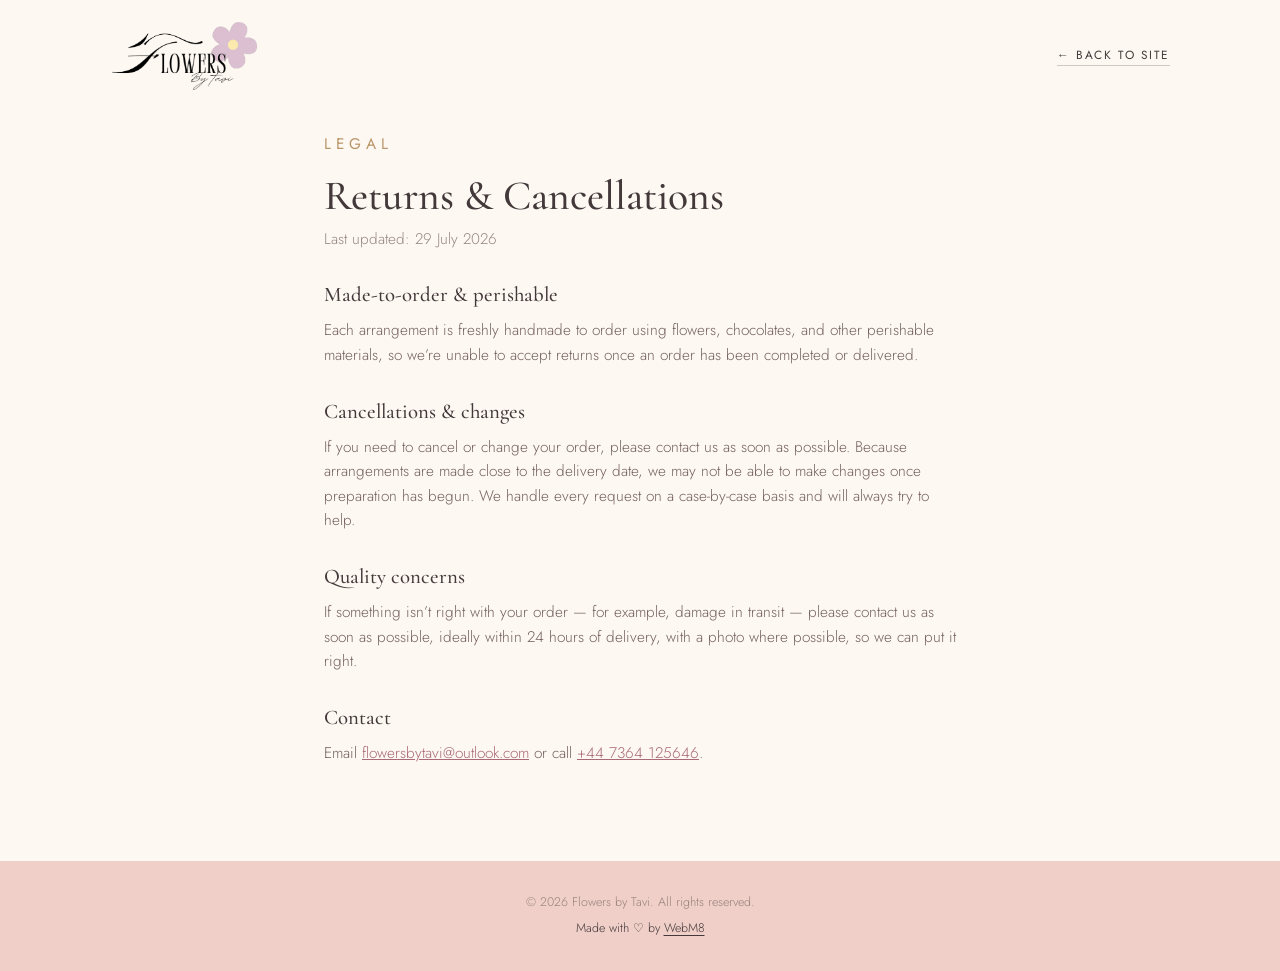
<file: returns.html>
<!DOCTYPE html>
<html lang="en">
<head>
  <meta charset="UTF-8">
  <meta name="viewport" content="width=device-width, initial-scale=1.0">
  <title>Returns &amp; Cancellations — Flowers by Tavi</title>
  <meta name="description" content="Our returns, cancellation, and quality policy at Flowers by Tavi.">
  <link rel="icon" href="data:image/svg+xml,%3Csvg xmlns='http://www.w3.org/2000/svg' viewBox='0 0 100 100'%3E%3Ctext y='.9em' font-size='90'%3E%F0%9F%92%90%3C/text%3E%3C/svg%3E">
  <link rel="preconnect" href="https://fonts.googleapis.com">
  <link rel="preconnect" href="https://fonts.gstatic.com" crossorigin>
  <link href="https://fonts.googleapis.com/css2?family=Cormorant+Garamond:ital,wght@0,400;0,500;0,600;1,400&family=Great+Vibes&family=Jost:wght@300;400;500&display=swap" rel="stylesheet">
  <link rel="stylesheet" href="css/style.css">
</head>
<body>
  <header class="legal-header">
    <a class="brand" href="index.html">
      <img class="brand-logo" src="images/tavi-logo-header.png" alt="Flowers by Tavi">
    </a>
    <a class="legal-back" href="index.html">&larr; Back to site</a>
  </header>
  <main class="legal-main">
    <p class="kicker">Legal</p>
    <h1>Returns &amp; Cancellations</h1>
    <p class="legal-updated">Last updated: 29 July 2026</p>

    <h2>Made-to-order &amp; perishable</h2>
    <p>Each arrangement is freshly handmade to order using flowers, chocolates, and other perishable materials, so we&rsquo;re unable to accept returns once an order has been completed or delivered.</p>

    <h2>Cancellations &amp; changes</h2>
    <p>If you need to cancel or change your order, please contact us as soon as possible. Because arrangements are made close to the delivery date, we may not be able to make changes once preparation has begun. We handle every request on a case-by-case basis and will always try to help.</p>

    <h2>Quality concerns</h2>
    <p>If something isn&rsquo;t right with your order &mdash; for example, damage in transit &mdash; please contact us as soon as possible, ideally within 24 hours of delivery, with a photo where possible, so we can put it right.</p>

    <h2>Contact</h2>
    <p>Email <a href="mailto:flowersbytavi@outlook.com">flowersbytavi@outlook.com</a> or call <a href="tel:+447364125646">+44 7364 125646</a>.</p>
  </main>
  <footer class="site-footer legal-footer">
    <p class="copyright">&copy; 2026 Flowers by Tavi. All rights reserved.</p>
    <p class="footer-credit">Made with <span role="img" aria-label="love">♡</span> by <a href="https://www.webm8agency.com/" target="_blank" rel="noopener noreferrer">WebM8</a></p>
  </footer>
<script defer src="https://webm8-platform.vercel.app/site-analytics.js" data-site="048d8c08-3bf4-48de-8e44-20550c6b77a8" data-paths="/,/index.html,/privacy.html,/terms.html,/delivery.html,/returns.html"></script>
<script defer src="js/footer.js"></script>
</body>
</html>
</file>
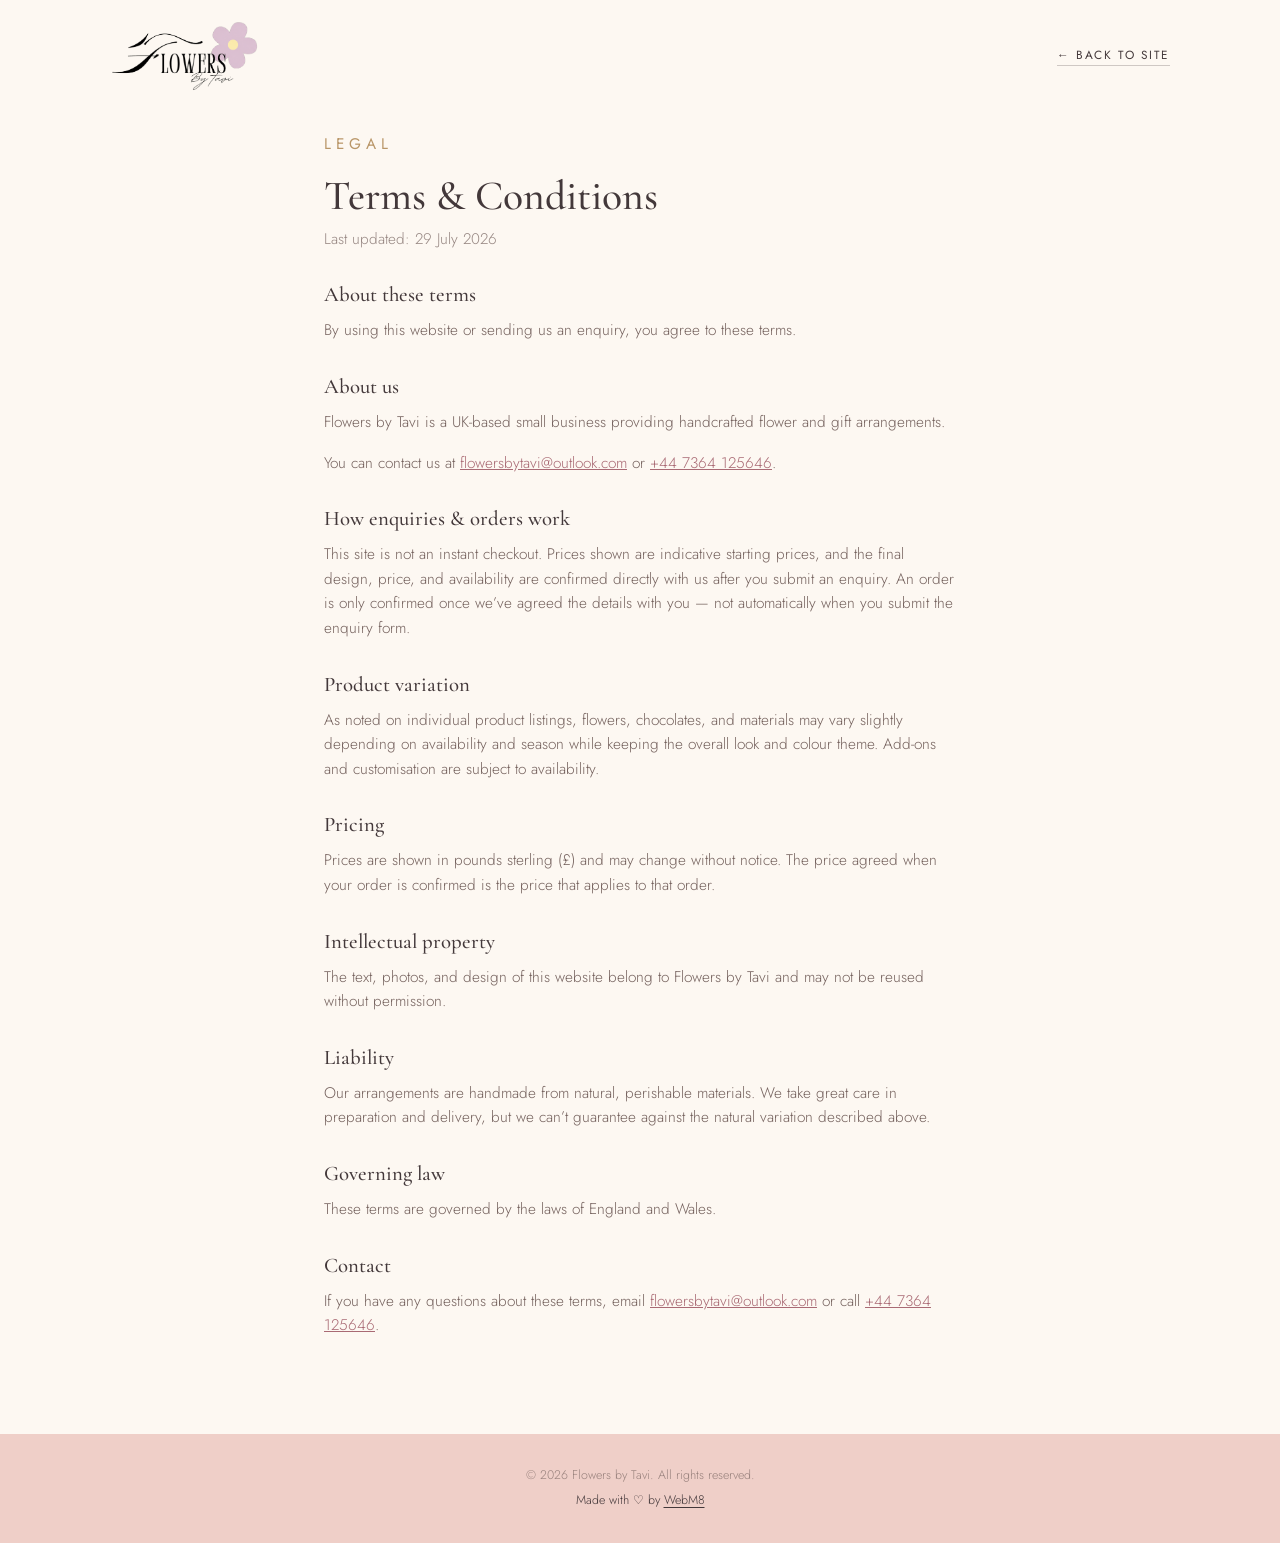
<file: terms.html>
<!DOCTYPE html>
<html lang="en">
<head>
  <meta charset="UTF-8">
  <meta name="viewport" content="width=device-width, initial-scale=1.0">
  <title>Terms &amp; Conditions — Flowers by Tavi</title>
  <meta name="description" content="Terms and conditions for using the Flowers by Tavi website and sending an enquiry.">
  <link rel="icon" href="data:image/svg+xml,%3Csvg xmlns='http://www.w3.org/2000/svg' viewBox='0 0 100 100'%3E%3Ctext y='.9em' font-size='90'%3E%F0%9F%92%90%3C/text%3E%3C/svg%3E">
  <link rel="preconnect" href="https://fonts.googleapis.com">
  <link rel="preconnect" href="https://fonts.gstatic.com" crossorigin>
  <link href="https://fonts.googleapis.com/css2?family=Cormorant+Garamond:ital,wght@0,400;0,500;0,600;1,400&family=Great+Vibes&family=Jost:wght@300;400;500&display=swap" rel="stylesheet">
  <link rel="stylesheet" href="css/style.css">
</head>
<body>
  <header class="legal-header">
    <a class="brand" href="index.html">
      <img class="brand-logo" src="images/tavi-logo-header.png" alt="Flowers by Tavi">
    </a>
    <a class="legal-back" href="index.html">&larr; Back to site</a>
  </header>
  <main class="legal-main">
    <p class="kicker">Legal</p>
    <h1>Terms &amp; Conditions</h1>
    <p class="legal-updated">Last updated: 29 July 2026</p>

    <h2>About these terms</h2>
    <p>By using this website or sending us an enquiry, you agree to these terms.</p>

    <h2>About us</h2>
    <p>Flowers by Tavi is a UK-based small business providing handcrafted flower and gift arrangements.</p>
    <!-- Add full legal trading name / registration details here -->
    <p>You can contact us at <a href="mailto:flowersbytavi@outlook.com">flowersbytavi@outlook.com</a> or <a href="tel:+447364125646">+44 7364 125646</a>.</p>

    <h2>How enquiries &amp; orders work</h2>
    <p>This site is not an instant checkout. Prices shown are indicative starting prices, and the final design, price, and availability are confirmed directly with us after you submit an enquiry. An order is only confirmed once we&rsquo;ve agreed the details with you &mdash; not automatically when you submit the enquiry form.</p>

    <h2>Product variation</h2>
    <p>As noted on individual product listings, flowers, chocolates, and materials may vary slightly depending on availability and season while keeping the overall look and colour theme. Add-ons and customisation are subject to availability.</p>

    <h2>Pricing</h2>
    <p>Prices are shown in pounds sterling (&pound;) and may change without notice. The price agreed when your order is confirmed is the price that applies to that order.</p>

    <h2>Intellectual property</h2>
    <p>The text, photos, and design of this website belong to Flowers by Tavi and may not be reused without permission.</p>

    <h2>Liability</h2>
    <p>Our arrangements are handmade from natural, perishable materials. We take great care in preparation and delivery, but we can&rsquo;t guarantee against the natural variation described above.</p>

    <h2>Governing law</h2>
    <p>These terms are governed by the laws of England and Wales.</p>

    <h2>Contact</h2>
    <p>If you have any questions about these terms, email <a href="mailto:flowersbytavi@outlook.com">flowersbytavi@outlook.com</a> or call <a href="tel:+447364125646">+44 7364 125646</a>.</p>
  </main>
  <footer class="site-footer legal-footer">
    <p class="copyright">&copy; 2026 Flowers by Tavi. All rights reserved.</p>
    <p class="footer-credit">Made with <span role="img" aria-label="love">♡</span> by <a href="https://www.webm8agency.com/" target="_blank" rel="noopener noreferrer">WebM8</a></p>
  </footer>
<script defer src="https://webm8-platform.vercel.app/site-analytics.js" data-site="048d8c08-3bf4-48de-8e44-20550c6b77a8" data-paths="/,/index.html,/privacy.html,/terms.html,/delivery.html,/returns.html"></script>
<script defer src="js/footer.js"></script>
</body>
</html>
</file>
<file: css/style.css>
/* ── Flowers by Tavi ──────────────────────────────────────────── */

:root {
  --cream: #FDF8F2;
  --cream-card: #FFFDFB;
  --blush: #F7E4DF;
  --blush-light: #FBEDE8;
  --blush-deep: #EFCFC8;
  --rose: #C98B93;
  --rose-dark: #A96A74;
  --gold: #B99668;
  --ink: #43383A;
  --text: #75625E;
  --error: #B0524A;
  --line: #E7D3CD;
  --font-display: "Cormorant Garamond", Georgia, serif;
  --font-script: "Great Vibes", cursive;
  --font-body: "Jost", "Helvetica Neue", Arial, sans-serif;
}

* { margin: 0; padding: 0; box-sizing: border-box; }

html { scroll-behavior: smooth; }

body {
  font-family: var(--font-body);
  font-weight: 300;
  color: var(--text);
  background: var(--cream);
  line-height: 1.6;
}

img { max-width: 100%; height: auto; display: block; }

ul { list-style: none; }

section[id] { scroll-margin-top: 90px; }

.visually-hidden {
  position: absolute;
  width: 1px; height: 1px;
  overflow: hidden;
  clip: rect(0 0 0 0);
  white-space: nowrap;
}

h1, h2, h3 { font-family: var(--font-display); font-weight: 500; color: var(--ink); line-height: 1.15; }

.script { font-family: var(--font-script); font-weight: 400; }

:focus-visible { outline: 2px solid var(--rose); outline-offset: 3px; }

::selection { background: var(--blush-deep); color: var(--ink); }

/* ── Announcement bar ─────────────────────────────────────────── */

.announcement {
  background: var(--rose);
  color: var(--cream);
  font-size: 0.7rem;
  font-weight: 400;
  letter-spacing: 0.22em;
  text-transform: uppercase;
  padding: 0.55em 0;
}

.announcement-inner {
  display: flex;
  flex-direction: column;
  align-items: center;
  gap: 0.4em;
  max-width: 1100px;
  margin: 0 auto;
  padding: 0 1.25rem;
  text-align: center;
}

.promo-badge {
  --slide-y: 0px;
  white-space: nowrap;
  padding: 0.25em 0.75em;
  border: 1px solid var(--gold);
  border-radius: 999px;
  font-family: var(--font-body);
  font-size: 0.62rem;
  font-weight: 500;
  letter-spacing: 0.08em;
  text-transform: uppercase;
  color: var(--rose-dark);
  background: var(--blush-light);
  animation: promo-badge-slide 6s ease-in-out infinite alternate;
}

@keyframes promo-badge-slide {
  from { transform: translate(-16px, var(--slide-y)); }
  to { transform: translate(16px, var(--slide-y)); }
}

@media (min-width: 760px) {
  .announcement-inner {
    display: block;
    position: relative;
  }
  .promo-badge {
    --slide-y: -50%;
    position: absolute;
    left: 1.25rem;
    top: 50%;
  }
}

/* ── Header / navigation ──────────────────────────────────────── */

.site-header {
  position: sticky;
  top: 0;
  z-index: 50;
  background: rgba(253, 248, 242, 0.94);
  backdrop-filter: blur(8px);
  border-bottom: 1px solid rgba(185, 150, 104, 0.18);
}

.nav {
  max-width: 1100px;
  margin: 0 auto;
  padding: 0.3rem 1.25rem;
  display: flex;
  align-items: center;
  justify-content: space-between;
  flex-wrap: wrap;
}

.brand {
  display: block;
  text-decoration: none;
  line-height: 1.1;
}

.brand-logo {
  display: block;
  height: 56px;
  width: auto;
}

.nav-menu { display: none; }

.nav-menu a {
  display: block;
  padding: 0.55em 0.2em;
  text-decoration: none;
  color: var(--ink);
  font-size: 0.78rem;
  font-weight: 400;
  letter-spacing: 0.18em;
  text-transform: uppercase;
  border-bottom: 1px solid transparent;
  transition: color 0.2s ease;
}

.nav-menu a:hover { color: var(--rose-dark); }

.nav-toggle {
  display: inline-flex;
  flex-direction: column;
  justify-content: center;
  gap: 5px;
  width: 42px;
  height: 42px;
  padding: 10px;
  background: none;
  border: none;
  cursor: pointer;
}

.nav-toggle-bar {
  display: block;
  width: 22px;
  height: 1.5px;
  background: var(--ink);
  transition: transform 0.25s ease, opacity 0.25s ease;
}

.nav-toggle[aria-expanded="true"] .nav-toggle-bar:nth-child(1) { transform: translateY(6.5px) rotate(45deg); }
.nav-toggle[aria-expanded="true"] .nav-toggle-bar:nth-child(2) { opacity: 0; }
.nav-toggle[aria-expanded="true"] .nav-toggle-bar:nth-child(3) { transform: translateY(-6.5px) rotate(-45deg); }

@media (max-width: 759px) {
  .nav { position: relative; }

  .nav-toggle {
    width: 44px;
    height: 44px;
    border: 1px solid var(--line);
    border-radius: 4px;
    background: var(--cream-card);
  }

  .nav-toggle:hover,
  .nav-toggle:active,
  .nav-toggle[aria-expanded="true"] { background: var(--blush); }

  .nav-menu.open {
    display: flex;
    flex-direction: column;
    position: absolute;
    top: calc(100% + 0.5rem);
    left: 1.25rem;
    right: 1.25rem;
    max-height: calc(100svh - 7rem);
    overflow-y: auto;
    overscroll-behavior: contain;
    padding: 0.4rem 0.9rem;
    background: var(--cream-card);
    border: 1px solid var(--line);
    border-radius: 6px;
    box-shadow: 0 16px 32px -16px rgba(67, 56, 58, 0.3);
  }

  .nav-menu a {
    display: flex;
    align-items: center;
    justify-content: space-between;
    min-height: 52px;
    padding: 0.85rem 0.5rem;
    gap: 1rem;
    border-bottom: 0;
  }

  .nav-menu li + li { border-top: 1px solid var(--line); }

  .nav-menu a::after {
    content: "";
    width: 0.35rem;
    height: 0.35rem;
    border-top: 1px solid var(--rose-dark);
    border-right: 1px solid var(--rose-dark);
    transform: rotate(45deg);
  }

  .nav-menu a:hover,
  .nav-menu a:active { background: var(--blush-light); }

  .nav-menu a:focus-visible { outline-offset: -2px; }
}

@media (min-width: 760px) {
  .nav {
    padding: 0.4rem 1.25rem;
  }
  .brand-logo { height: 72px; }
  .nav-toggle { display: none; }
  .nav-menu {
    display: flex;
    gap: 2.4rem;
  }
  .nav-menu a { padding: 0.55em 0; }
}

/* ── Buttons ──────────────────────────────────────────────────── */

.btn {
  display: inline-block;
  background: var(--rose);
  color: var(--cream);
  border: 1px solid var(--rose);
  font-family: var(--font-body);
  font-size: 0.74rem;
  font-weight: 500;
  letter-spacing: 0.2em;
  text-transform: uppercase;
  text-decoration: none;
  padding: 1em 2.4em;
  border-radius: 2px;
  cursor: pointer;
  transition: background 0.2s ease, border-color 0.2s ease, color 0.2s ease;
}

.btn:hover { background: var(--rose-dark); border-color: var(--rose-dark); }

.btn-outline {
  background: transparent;
  color: var(--rose-dark);
  border-color: var(--rose);
  padding: 0.85em 2em;
}

.btn-outline:hover { background: var(--rose); color: var(--cream); }

/* ── Scalloped edges ──────────────────────────────────────────── */

.scallop {
  height: 22px;
  background-repeat: repeat-x;
  background-size: 38px 22px;
}

.scallop-bottom {
  position: absolute;
  left: 0; right: 0;
  bottom: -22px;
  background-image: radial-gradient(circle at 50% 0, var(--blush) 64%, transparent 65.5%);
}

.scallop-top {
  position: absolute;
  left: 0; right: 0;
  top: -22px;
  background-image: radial-gradient(circle at 50% 100%, var(--blush) 64%, transparent 65.5%);
}

/* ── Sections (shared) ────────────────────────────────────────── */

.section { padding: 4.5rem 1.25rem; }

.kicker {
  font-size: 0.72rem;
  font-weight: 400;
  letter-spacing: 0.32em;
  text-transform: uppercase;
  color: var(--gold);
  text-align: center;
  margin-bottom: 0.7rem;
}

.section h2 {
  font-size: clamp(2rem, 4.5vw, 2.75rem);
  text-align: center;
  margin-bottom: 2.6rem;
}

.section-sub {
  text-align: center;
  max-width: 34rem;
  margin: -1.7rem auto 2.6rem;
}

/* ── Hero ─────────────────────────────────────────────────────── */

.hero {
  position: relative;
  isolation: isolate;
  background: linear-gradient(180deg, var(--blush-light), var(--blush));
  padding: 3.5rem 1.25rem 4rem;
}

.hero-decor {
  position: absolute;
  z-index: -1;
  pointer-events: none;
}

.hero-decor-fx {
  inset: 0;
  object-fit: cover;
}

.hero-decor-corner {
  width: 150px;
  opacity: 0.9;
  background-repeat: no-repeat;
  background-size: contain;
}

/* Regenerate with:
   python3 tools/cutout_lineart.py images/bg-item1.png images/hero-corner-tl.webp 300
   python3 tools/cutout_lineart.py images/bg-item2.png images/hero-corner-br.webp 380
   (cutout_lineart.py now saves WebP directly, no separate conversion step) */
.hero-decor-tl {
  top: -16px;
  left: 0;
  height: 225px;
  background-image: url(../images/hero-corner-tl.webp);
}

.hero-decor-br {
  bottom: -16px;
  right: 0;
  width: 190px;
  height: 285px;
  background-image: url(../images/hero-corner-br.webp);
}

@media (max-width: 819px) {
  .hero-decor-corner { display: none; }
}

.hero-inner {
  max-width: 1100px;
  margin: 0 auto;
  display: grid;
  gap: 2.8rem;
  align-items: center;
}

.hero-text { text-align: center; }

.hero h1 {
  font-size: clamp(2.6rem, 6vw, 4rem);
  font-weight: 500;
}

.hero h1 .script {
  display: block;
  font-size: clamp(2.9rem, 6.5vw, 4.4rem);
  color: var(--gold);
  margin-top: 0.08em;
}

.hero-tagline {
  font-size: 0.8rem;
  letter-spacing: 0.22em;
  text-transform: uppercase;
  max-width: 26rem;
  margin: 1.6rem auto 2.2rem;
  line-height: 2;
}

.hero-location {
  font-size: 0.72rem;
  font-weight: 500;
  letter-spacing: 0.18em;
  text-transform: uppercase;
  color: var(--gold);
  max-width: 26rem;
  margin: -1.2rem auto 2rem;
}

.hero-cta { position: relative; display: inline-block; }

.hero-cta summary {
  list-style: none;
  cursor: pointer;
}

.hero-cta summary::-webkit-details-marker { display: none; }

.hero-cta summary::after {
  content: " \25BE";
  font-size: 0.7em;
}

.hero-cta-menu {
  position: absolute;
  top: calc(100% + 0.5rem);
  left: 0;
  min-width: 100%;
  background: var(--cream-card);
  border: 1px solid rgba(185, 150, 104, 0.28);
  border-radius: 4px;
  box-shadow: 0 14px 30px -14px rgba(169, 106, 116, 0.45);
  overflow: hidden;
  z-index: 20;
}

.hero-cta-menu a {
  display: block;
  padding: 0.85em 1.4em;
  font-size: 0.78rem;
  font-weight: 500;
  letter-spacing: 0.1em;
  text-transform: uppercase;
  color: var(--ink);
  text-decoration: none;
  white-space: nowrap;
}

.hero-cta-menu a:hover { background: var(--blush); color: var(--rose-dark); }

.hero-cta-menu a + a { border-top: 1px solid rgba(185, 150, 104, 0.2); }

@media (max-width: 819px) {
  .hero-cta summary::after {
    display: inline-block;
    transition: transform 0.2s ease;
  }

  .hero-cta[open] summary { background: var(--rose-dark); border-color: var(--rose-dark); }
  .hero-cta[open] summary::after { transform: rotate(180deg); }

  .hero-cta-menu {
    left: 50%;
    transform: translateX(-50%);
    width: 20rem;
    max-width: calc(100vw - 2.5rem);
    border-color: var(--line);
    border-radius: 6px;
    box-shadow: 0 16px 32px -16px rgba(67, 56, 58, 0.3);
  }

  .hero-cta-menu a {
    display: flex;
    align-items: center;
    justify-content: space-between;
    gap: 1rem;
    min-height: 56px;
    padding: 1rem;
    line-height: 1.6;
    text-align: left;
    white-space: normal;
  }

  .hero-cta-menu a::after {
    content: "";
    flex: 0 0 0.35rem;
    height: 0.35rem;
    border-top: 1px solid var(--rose-dark);
    border-right: 1px solid var(--rose-dark);
    transform: rotate(45deg);
  }

  .hero-cta-menu a:active { background: var(--blush); }
  .hero-cta-menu a:focus-visible { outline-offset: -3px; }
}

.hero-image {
  max-width: 480px;
  margin: 0 auto;
  width: 100%;
}

.hero-image img {
  filter: drop-shadow(0 22px 30px rgba(169, 106, 116, 0.4));
}

@media (min-width: 820px) {
  .hero { padding: 5rem 1.25rem 5.5rem; }
  .hero-inner { grid-template-columns: 0.85fr 1.2fr; }
  .hero-text { text-align: left; }
  .hero-tagline { margin-left: 0; }
  .hero-location { margin-left: 0; }
  .hero-image { max-width: 610px; }
}

/* ── Bouquets ─────────────────────────────────────────────────── */

.bouquets { padding-top: 5.5rem; }

.bouquet-grid {
  max-width: 1100px;
  margin: 0 auto;
  display: grid;
  gap: 2.2rem;
}

.bouquet-card { text-align: center; }

.card-media {
  position: relative;
  aspect-ratio: 1 / 1;
  overflow: hidden;
  border-radius: 4px;
  box-shadow: 0 14px 30px -18px rgba(169, 106, 116, 0.4);
}

.card-media img {
  position: absolute;
  inset: 0;
  width: 100%;
  height: 100%;
  object-fit: cover;
  display: block;
}

.card-desc,
.card-note,
.card-list {
  text-align: left;
}

.card-desc {
  font-size: 0.92rem;
  margin: 0.9rem 0;
}

.card-subhead {
  font-size: 0.72rem;
  font-weight: 500;
  letter-spacing: 0.14em;
  text-transform: uppercase;
  color: var(--gold);
  text-align: left;
  margin: 1rem 0 0.4rem;
}

.card-list {
  list-style: disc;
  font-size: 0.88rem;
  margin: 0 0 0.3rem;
  padding-left: 1.15rem;
}

.card-list li { margin-bottom: 0.25rem; }

.badge {
  display: inline-block;
  margin-left: 0.4rem;
  padding: 0.1rem 0.5rem;
  font-size: 0.65rem;
  font-weight: 500;
  letter-spacing: 0.06em;
  text-transform: uppercase;
  color: var(--cream);
  background: var(--rose-dark);
  border-radius: 999px;
  vertical-align: middle;
}

.card-note {
  font-size: 0.78rem;
  font-style: italic;
  opacity: 0.85;
  margin: 0.9rem 0 1.1rem;
}

/* Carousel (products with 2 photos) */

.card-carousel .carousel-track {
  position: relative;
  width: 100%;
  height: 100%;
}

.card-carousel img {
  opacity: 0;
  transition: opacity 0.4s ease;
}

.card-carousel img.is-active { opacity: 1; }

.carousel-arrow {
  position: absolute;
  top: 50%;
  transform: translateY(-50%);
  width: 32px;
  height: 32px;
  display: flex;
  align-items: center;
  justify-content: center;
  border: none;
  border-radius: 50%;
  background: rgba(253, 248, 242, 0.85);
  color: var(--ink);
  font-size: 1.2rem;
  line-height: 1;
  cursor: pointer;
  transition: background 0.2s ease;
}

.carousel-arrow:hover { background: var(--cream-card); }

.carousel-prev { left: 8px; }
.carousel-next { right: 8px; }

.carousel-dots {
  position: absolute;
  bottom: 10px;
  left: 50%;
  transform: translateX(-50%);
  display: flex;
  gap: 6px;
}

.carousel-dot {
  width: 7px;
  height: 7px;
  padding: 0;
  border: none;
  border-radius: 50%;
  background: rgba(253, 248, 242, 0.65);
  cursor: pointer;
}

.carousel-dot.is-active { background: var(--cream-card); box-shadow: 0 0 0 1px var(--gold); }

.bouquet-card h3 {
  font-size: 1.4rem;
  font-weight: 600;
  margin: 1.1rem 0 0.15rem;
}

.bouquet-card .price {
  font-size: 0.85rem;
  letter-spacing: 0.12em;
  margin-bottom: 1rem;
}

@media (min-width: 560px) {
  .bouquet-grid { grid-template-columns: repeat(2, 1fr); }
}

@media (min-width: 1000px) {
  .bouquet-grid { grid-template-columns: repeat(3, 1fr); }
}

/* ── Occasions ────────────────────────────────────────────────── */

.occasions {
  position: relative;
  background: var(--blush);
  margin-top: 3rem;
  padding-top: 4rem;
  padding-bottom: 4.5rem;
}

.occasion-grid {
  max-width: 1040px;
  margin: 0 auto;
  display: grid;
  grid-template-columns: repeat(2, 1fr);
  gap: 1.1rem;
}

.occasion-tile {
  width: 100%;
  display: flex;
  flex-direction: column;
  align-items: center;
  gap: 0.85rem;
  padding: 1.7rem 0.5rem 1.25rem;
  background: var(--cream-card);
  border: 1px solid rgba(185, 150, 104, 0.28);
  border-radius: 999px 999px 10px 10px;
  cursor: pointer;
  font-family: var(--font-body);
  transition: transform 0.2s ease, box-shadow 0.2s ease, border-color 0.2s ease;
}

.occasion-tile:hover {
  transform: translateY(-4px);
  border-color: var(--gold);
  box-shadow: 0 14px 26px -16px rgba(169, 106, 116, 0.5);
}

.occasion-tile svg {
  width: 32px;
  height: 32px;
  color: var(--gold);
}

.occasion-tile span {
  font-size: 0.72rem;
  font-weight: 400;
  letter-spacing: 0.16em;
  text-transform: uppercase;
  color: var(--ink);
}

@media (min-width: 640px) {
  .occasion-grid { grid-template-columns: repeat(3, 1fr); }
}

@media (min-width: 1000px) {
  .occasion-grid { grid-template-columns: repeat(6, 1fr); }
}

/* ── Story ────────────────────────────────────────────────────── */

.story { padding-top: 6rem; padding-bottom: 5.5rem; }

.story-inner {
  max-width: 1000px;
  margin: 0 auto;
  display: grid;
  gap: 3rem;
  align-items: center;
}

.story-image {
  background: #fff;
  padding: 12px;
  box-shadow: 0 20px 40px -22px rgba(67, 56, 58, 0.35);
  max-width: 420px;
  margin: 0 auto;
  width: 100%;
}

.story .kicker { text-align: center; }

.story h2 { text-align: center; margin-bottom: 1.4rem; }

.story-text p:not(.kicker) { line-height: 1.9; max-width: 34rem; margin: 0 auto 1.1rem; text-align: center; }

.story-text p:not(.kicker):last-of-type { margin-bottom: 0; }

.story-text p.story-signature { margin-top: 0.5rem; }

.story-signature .script { font-size: 2rem; line-height: 1.2; color: var(--rose-dark); }

@media (min-width: 820px) {
  .story-inner { grid-template-columns: 1fr 1.15fr; align-items: start; }
  .story .kicker, .story h2, .story-text p:not(.kicker) { text-align: left; margin-left: 0; }
}

/* ── Enquiry form ─────────────────────────────────────────────── */

.enquiry {
  position: relative;
  background: var(--blush);
  margin-top: 3rem;
  padding-top: 4.5rem;
  padding-bottom: 5.5rem;
}

.enquiry-form, .form-success {
  max-width: 720px;
  margin: 0 auto;
  background: var(--cream-card);
  border: 1px solid rgba(185, 150, 104, 0.2);
  border-radius: 6px;
  padding: 2rem 1.4rem;
  box-shadow: 0 24px 50px -30px rgba(169, 106, 116, 0.5);
}

.form-row { display: grid; gap: 1.2rem; }
.form-row[hidden] { display: none; }

.field { margin-bottom: 1.2rem; }

.field label {
  display: block;
  font-size: 0.74rem;
  font-weight: 400;
  letter-spacing: 0.16em;
  text-transform: uppercase;
  color: var(--ink);
  margin-bottom: 0.45rem;
}

.field .optional { color: var(--text); text-transform: none; letter-spacing: 0.04em; }

.field input,
.field select,
.field textarea {
  width: 100%;
  font-family: var(--font-body);
  font-weight: 300;
  font-size: 1rem;
  color: var(--ink);
  background: #fff;
  border: 1px solid var(--line);
  border-radius: 3px;
  padding: 0.75em 0.9em;
}

.field textarea { resize: vertical; }

.field input:focus-visible,
.field select:focus-visible,
.field textarea:focus-visible {
  outline: 2px solid var(--rose);
  outline-offset: 0;
  border-color: var(--rose);
}

.field [aria-invalid="true"] { border-color: var(--error); }

.field-error {
  color: var(--error);
  font-size: 0.82rem;
  font-weight: 400;
  margin-top: 0.4rem;
}

.intent-fieldset {
  border: 0;
  padding: 0;
  margin: 0 0 1.8rem;
}

.intent-grid {
  display: grid;
  grid-template-columns: 1fr 1fr;
  gap: 1rem;
}

.intent-card {
  display: flex;
  flex-direction: column;
  align-items: center;
  gap: 0.7rem;
  padding: 1.5rem 0.75rem 1.2rem;
  text-align: center;
  background: var(--cream-card);
  border: 1px solid rgba(185, 150, 104, 0.28);
  border-radius: 999px 999px 10px 10px;
  cursor: pointer;
  transition: transform 0.2s ease, box-shadow 0.2s ease, border-color 0.2s ease;
}

.intent-card:hover {
  transform: translateY(-4px);
  border-color: var(--gold);
  box-shadow: 0 14px 26px -16px rgba(169, 106, 116, 0.5);
}

/* Rose rather than the gold used on the occasion tiles: these are primary
   choices, and gold-on-cream was too low-contrast to register as an icon. */
.intent-card svg { width: 38px; height: 38px; color: var(--rose-dark); }

.intent-card span {
  font-size: 0.72rem;
  letter-spacing: 0.16em;
  text-transform: uppercase;
  color: var(--ink);
}

.intent-card:has(input:checked) {
  border-color: var(--rose-dark);
  background: var(--blush-light);
  box-shadow: 0 14px 26px -18px rgba(169, 106, 116, 0.6);
}

.intent-card:has(input:focus-visible) {
  outline: 2px solid var(--rose);
  outline-offset: 2px;
}

.path-fieldset {
  border: 0;
  padding: 0;
  margin: 0;
}

.path-fieldset[hidden] { display: none; }

#enquiry-details[hidden] { display: none; }

.field-label {
  display: block;
  font-size: 0.74rem;
  font-weight: 400;
  letter-spacing: 0.16em;
  text-transform: uppercase;
  color: var(--ink);
  margin-bottom: 0.45rem;
}

.field-group {
  border: 0;
  padding: 0;
  margin: 0 0 1.2rem;
  min-width: 0;
}

.field-group > .field-label {
  padding: 0;
}

/* Hidden from people, visible to naive bots. Not display:none — some bots skip
   those. Kept out of the tab order and the accessibility tree instead. */
.honeypot-field {
  position: absolute;
  left: -9999px;
  width: 1px;
  height: 1px;
  overflow: hidden;
}

.cf-turnstile { margin: 0 0 1.2rem; }

.radio-row { display: flex; gap: 1.6rem; }

.field .radio-option {
  display: flex;
  align-items: center;
  gap: 0.5rem;
  margin-bottom: 0;
  font-size: 0.95rem;
  font-weight: 300;
  letter-spacing: 0.04em;
  text-transform: none;
  color: var(--ink);
  cursor: pointer;
}

.field .radio-option input {
  width: auto;
  margin: 0;
  padding: 0;
  accent-color: var(--rose-dark);
}

.enquiry-form .btn { width: 100%; }

.form-status {
  margin-top: 1.1rem;
  text-align: center;
  font-weight: 400;
  color: var(--ink);
}

.form-status.error { color: var(--error); }

.form-success { text-align: center; }

.form-success-flourish {
  font-size: 3rem;
  color: var(--rose);
  line-height: 1.2;
  margin-bottom: 0.4rem;
}

@media (min-width: 640px) {
  .enquiry-form, .form-success { padding: 2.8rem 3rem; }
  .form-row { grid-template-columns: 1fr 1fr; }
  .enquiry-form .btn { width: auto; }
  /* A lone path field (Which piece / Budget range) sits above a two-column row,
     so match one column's width instead of spanning the full form. */
  .path-fieldset .field select { max-width: calc(50% - 0.6rem); }
}

/* ── Footer ───────────────────────────────────────────────────── */

.site-footer {
  background: var(--blush-deep);
  text-align: center;
  padding: 3rem 1.25rem 2rem;
}

.trust-line {
  display: flex;
  flex-wrap: wrap;
  justify-content: center;
  gap: 0.4rem 0;
  font-size: 0.72rem;
  font-weight: 400;
  letter-spacing: 0.2em;
  text-transform: uppercase;
  color: var(--ink);
  margin-bottom: 1.6rem;
}

.trust-line li + li::before { content: "\00B7"; margin: 0 1.1rem; color: var(--gold); }

.footer-contact {
  display: flex;
  flex-direction: column;
  align-items: center;
  gap: 0.5rem;
  margin-bottom: 1.8rem;
}

.footer-contact a {
  color: var(--ink);
  text-decoration: none;
  font-size: 0.9rem;
  border-bottom: 1px solid rgba(67, 56, 58, 0.25);
  transition: color 0.2s ease, border-color 0.2s ease;
}

.footer-contact a:hover { color: var(--rose-dark); border-color: var(--rose-dark); }

.copyright { font-size: 0.78rem; opacity: 0.7; }

.footer-credit {
  margin-top: 0.35rem;
  font-size: 0.78rem;
  color: var(--ink);
  white-space: nowrap;
}

.footer-credit a { color: inherit; text-decoration: underline; text-underline-offset: 3px; }
.footer-credit a:hover, .footer-credit a:active { text-decoration-thickness: 2px; }
.footer-credit a:focus-visible { outline-color: currentColor; }

@media (min-width: 640px) {
  .footer-contact { flex-direction: row; justify-content: center; gap: 2.2rem; }
}

/* ── Legal pages ──────────────────────────────────────────────── */

.policy-links {
  display: flex;
  flex-wrap: wrap;
  justify-content: center;
  gap: 0.4rem 0;
  font-size: 0.72rem;
  font-weight: 400;
  letter-spacing: 0.14em;
  text-transform: uppercase;
  margin-bottom: 1.4rem;
}

.policy-links a {
  color: var(--ink);
  text-decoration: none;
  border-bottom: 1px solid transparent;
  transition: color 0.2s ease, border-color 0.2s ease;
}

.policy-links a:hover { color: var(--rose-dark); border-color: var(--rose-dark); }

.policy-links li + li::before { content: "\00B7"; margin: 0 0.9rem; color: var(--gold); }

@media (max-width: 759px) {
  .trust-line,
  .policy-links {
    flex-direction: column;
    align-items: center;
    gap: 0.65rem;
  }

  .trust-line li + li::before,
  .policy-links li + li::before { content: none; }

  .policy-links a { display: inline-block; padding: 0.3rem 0; }
}

.legal-header {
  max-width: 1100px;
  margin: 0 auto;
  padding: 1.25rem 1.25rem 0;
  display: flex;
  align-items: center;
  justify-content: space-between;
  gap: 1rem;
}

.legal-back {
  font-size: 0.74rem;
  font-weight: 400;
  letter-spacing: 0.14em;
  text-transform: uppercase;
  color: var(--ink);
  text-decoration: none;
  border-bottom: 1px solid rgba(67, 56, 58, 0.25);
  white-space: nowrap;
}

.legal-back:hover { color: var(--rose-dark); border-color: var(--rose-dark); }

.legal-main {
  max-width: 42rem;
  margin: 0 auto;
  padding: 2.5rem 1.25rem 5rem;
}

.legal-main .kicker { text-align: left; }

.legal-main h1 { font-size: clamp(2rem, 5vw, 2.6rem); margin-bottom: 0.4rem; }

.legal-updated {
  font-size: 0.82rem;
  color: var(--text);
  opacity: 0.75;
  margin-bottom: 2.2rem;
}

.legal-main h2 { font-size: 1.3rem; margin: 2rem 0 0.7rem; }

.legal-main p { font-size: 0.96rem; margin-bottom: 1rem; }

.legal-main ul { font-size: 0.96rem; margin: -0.4rem 0 1rem; padding-left: 1.25rem; }

.legal-main li { margin-bottom: 0.3rem; }

.legal-main a { color: var(--rose-dark); }

.legal-footer { padding: 2rem 1.25rem; }

/* ── Motion preferences ───────────────────────────────────────── */

@media (prefers-reduced-motion: reduce) {
  html { scroll-behavior: auto; }
  *, *::before, *::after { transition: none !important; }
  .promo-badge { animation: none; transform: translateY(var(--slide-y)); }
}
</file>
